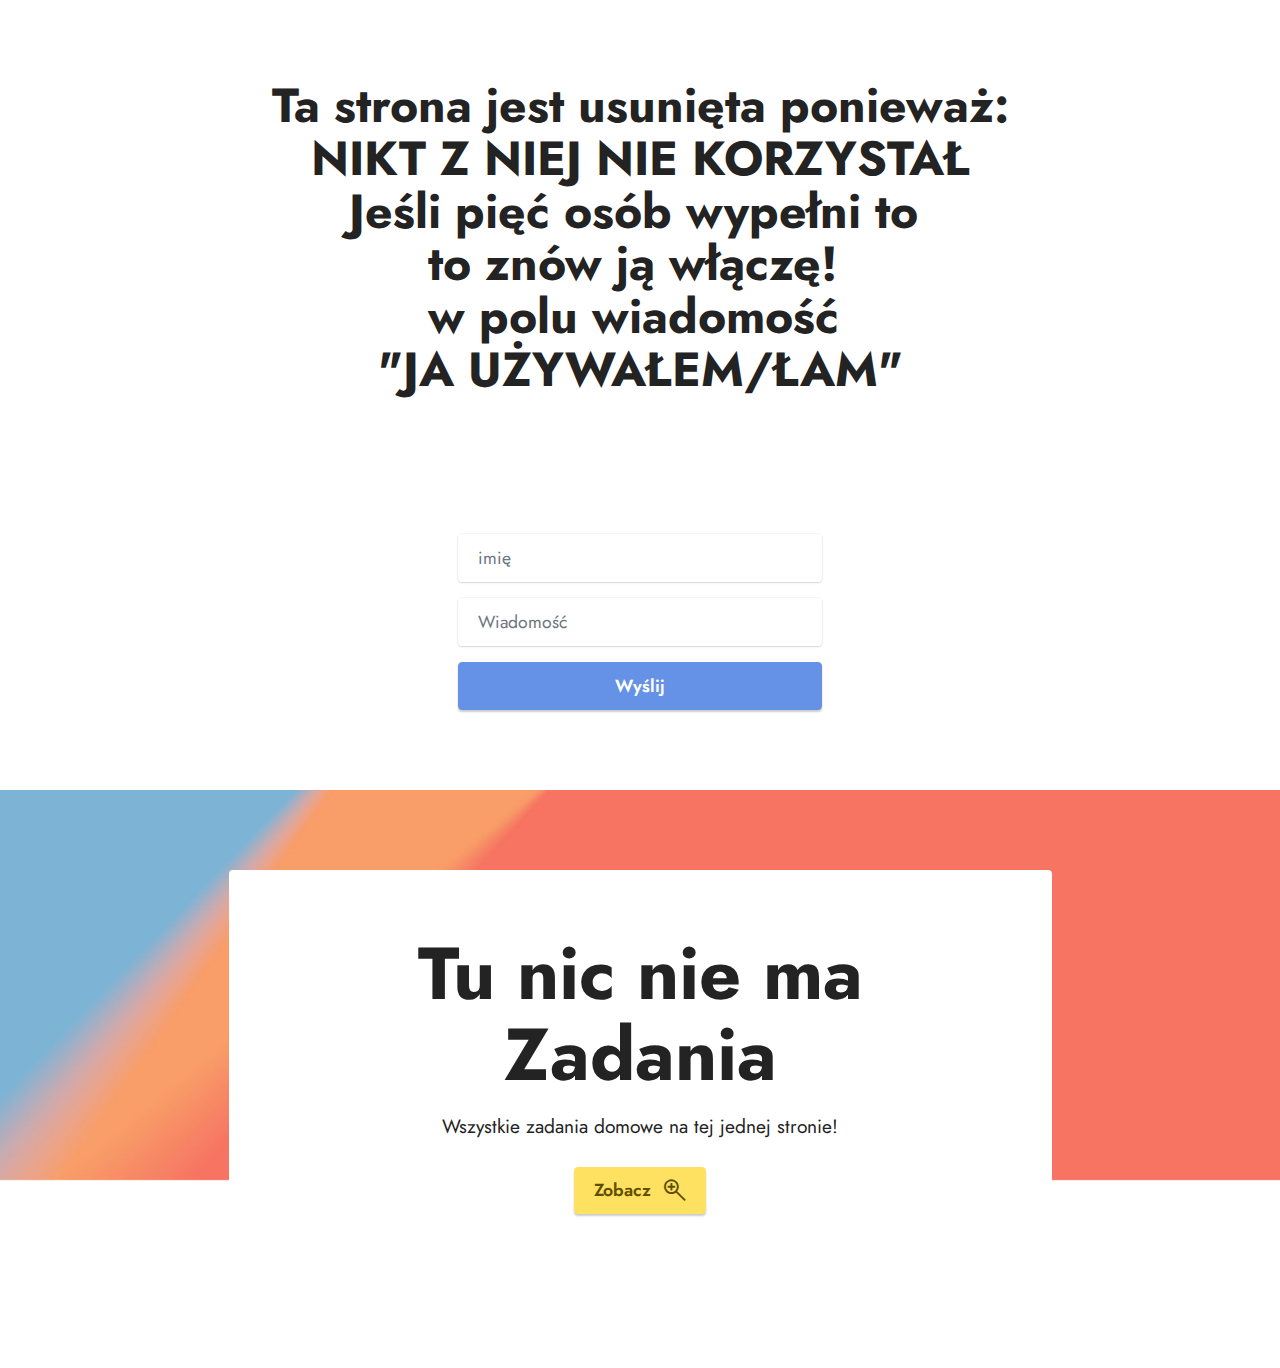
<file: index.html>
<!DOCTYPE html>
<html  >
<head>
  <!-- Site made with Mobirise Website Builder v5.6.13, https://mobirise.com -->
  <meta charset="UTF-8">
  <meta http-equiv="X-UA-Compatible" content="IE=edge">
  <meta name="generator" content="Mobirise v5.6.13, mobirise.com">
  <meta name="twitter:card" content="summary_large_image"/>
  <meta name="twitter:image:src" content="">
  <meta property="og:image" content="">
  <meta name="twitter:title" content="Dom">
  <meta name="viewport" content="width=device-width, initial-scale=1, minimum-scale=1">
  <link rel="shortcut icon" href="assets/images/logo5.png" type="image/x-icon">
  <meta name="description" content="">
  
  
  <title>Dom</title>
  <link rel="stylesheet" href="assets/web/assets/mobirise-icons2/mobirise2.css">
  <link rel="stylesheet" href="assets/bootstrap/css/bootstrap.min.css">
  <link rel="stylesheet" href="assets/bootstrap/css/bootstrap-grid.min.css">
  <link rel="stylesheet" href="assets/bootstrap/css/bootstrap-reboot.min.css">
  <link rel="stylesheet" href="assets/parallax/jarallax.css">
  <link rel="stylesheet" href="assets/theme/css/style.css">
  <link rel="preload" href="https://fonts.googleapis.com/css?family=Jost:100,200,300,400,500,600,700,800,900,100i,200i,300i,400i,500i,600i,700i,800i,900i&display=swap" as="style" onload="this.onload=null;this.rel='stylesheet'">
  <noscript><link rel="stylesheet" href="https://fonts.googleapis.com/css?family=Jost:100,200,300,400,500,600,700,800,900,100i,200i,300i,400i,500i,600i,700i,800i,900i&display=swap"></noscript>
  <link rel="preload" as="style" href="assets/mobirise/css/mbr-additional.css"><link rel="stylesheet" href="assets/mobirise/css/mbr-additional.css" type="text/css">
  
  
  
  
</head>
<body>
  
  <section data-bs-version="5.1" class="form6 cid-tjj75D1ckh" id="form6-c">
    
    
    <div class="container">
        <div class="mbr-section-head">
            <h3 class="mbr-section-title mbr-fonts-style align-center mb-0 display-2"><strong>Ta strona jest usunięta ponieważ:</strong><br><strong>NIKT Z NIEJ NIE KORZYSTAŁ</strong><br><strong>Jeśli pięć osób wypełni to&nbsp;</strong><br><strong>to znów ją włączę!&nbsp;</strong><br><strong>w polu wiadomość&nbsp;</strong><br><strong>"JA UŻYWAŁEM/ŁAM"<br></strong><br><strong><br></strong></h3>
            
        </div>
        <div class="row justify-content-center mt-4">
            <div class="col-lg-8 mx-auto mbr-form" data-form-type="formoid">
                <form action="https://mobirise.eu/" method="POST" class="mbr-form form-with-styler mx-auto" data-form-title="Form Name"><input type="hidden" name="email" data-form-email="true" value="j3sBw2T3OncoqcyfDr4sTdCi//zIk1ngQ9h6y9lx/H/b0raG/Z+JZaVB3yxLPp2I3dsVVWc+9jsfhpbUNOEZNvSJ4MFTbrLwng0n7hzFKK0Yoe5QTzTsIYgOiTABHBTl">
                    <div class="row">
                        <div hidden="hidden" data-form-alert="" class="alert alert-success col-12">Dzięki :)</div>
                        <div hidden="hidden" data-form-alert-danger="" class="alert alert-danger col-12">
                            Oops...! some problem!
                        </div>
                    </div>
                    <div class="dragArea row">
                        <div class="col-lg-12 col-md-12 col-sm-12 form-group mb-3" data-for="name">
                            <input type="text" name="name" placeholder="imię" data-form-field="name" class="form-control" value="" id="name-form6-c">
                        </div>
                        
                        <div data-for="phone" class="col-lg-12 col-md-12 col-sm-12 form-group mb-3">
                            <input type="tel" name="phone" placeholder="Wiadomość" data-form-field="phone" class="form-control" value="" id="phone-form6-c">
                        </div>
                        <div class="col-auto mbr-section-btn align-center"><button type="submit" class="btn btn-primary display-4">Wyślij</button></div>
                    </div>
                </form>
            </div>
        </div>
    </div>
</section>

<section data-bs-version="5.1" class="header12 cid-tiPOQmbuoR mbr-parallax-background" id="header12-5">

    

    
    <div class="mbr-overlay" style="opacity: 0.3; background-color: rgb(255, 255, 255);">
    </div>
    <div class="container">
        <div class="row justify-content-center">
            <div class="card col-12 col-md-12 col-lg-9">
                <div class="card-wrapper">
                    <div class="card-box align-center">
                        <h1 class="card-title mbr-fonts-style mb-3 display-1">
                            <strong>Tu nic nie ma</strong><br><strong>Zadania</strong></h1>
                        <p class="mbr-text mbr-fonts-style display-7">Wszystkie zadania domowe na tej jednej stronie!</p>
                        <div class="mbr-section-btn mt-3"><a class="btn btn-warning display-4" href="index.html"><span class="mobi-mbri mobi-mbri-zoom-in mbr-iconfont mbr-iconfont-btn"></span>Zobacz&nbsp;</a></div>
                    </div>
                </div>
            </div>
        </div>
    </div>
</section><section id="hide-footer" class="display-7" style="padding: 0;align-items: center;justify-content: center;flex-wrap: wrap;    align-content: center;display: flex;position: relative;height: 4rem;"><a href="https://mobiri.se/2879419" style="flex: 1 1;height: 4rem;position: absolute;width: 100%;z-index: 1;"><img alt="" style="height: 4rem;" src="[data-uri]"></a><p style="margin: 0;text-align: center;" class="display-7">Built with Mobirise &#8204;</p><a style="z-index:1" href="https://mobirise.com/website-maker.html">Free Web Site Maker</a></section><script src="assets/bootstrap/js/bootstrap.bundle.min.js"></script>  <script src="assets/parallax/jarallax.js"></script>  <script src="assets/smoothscroll/smooth-scroll.js"></script>  <script src="assets/ytplayer/index.js"></script>  <script src="assets/theme/js/script.js"></script>  <script src="assets/formoid/formoid.min.js"></script>  
  
<style>
#hide-footer{display: none !important;}
</style>
  
</body>
</html>
</file>
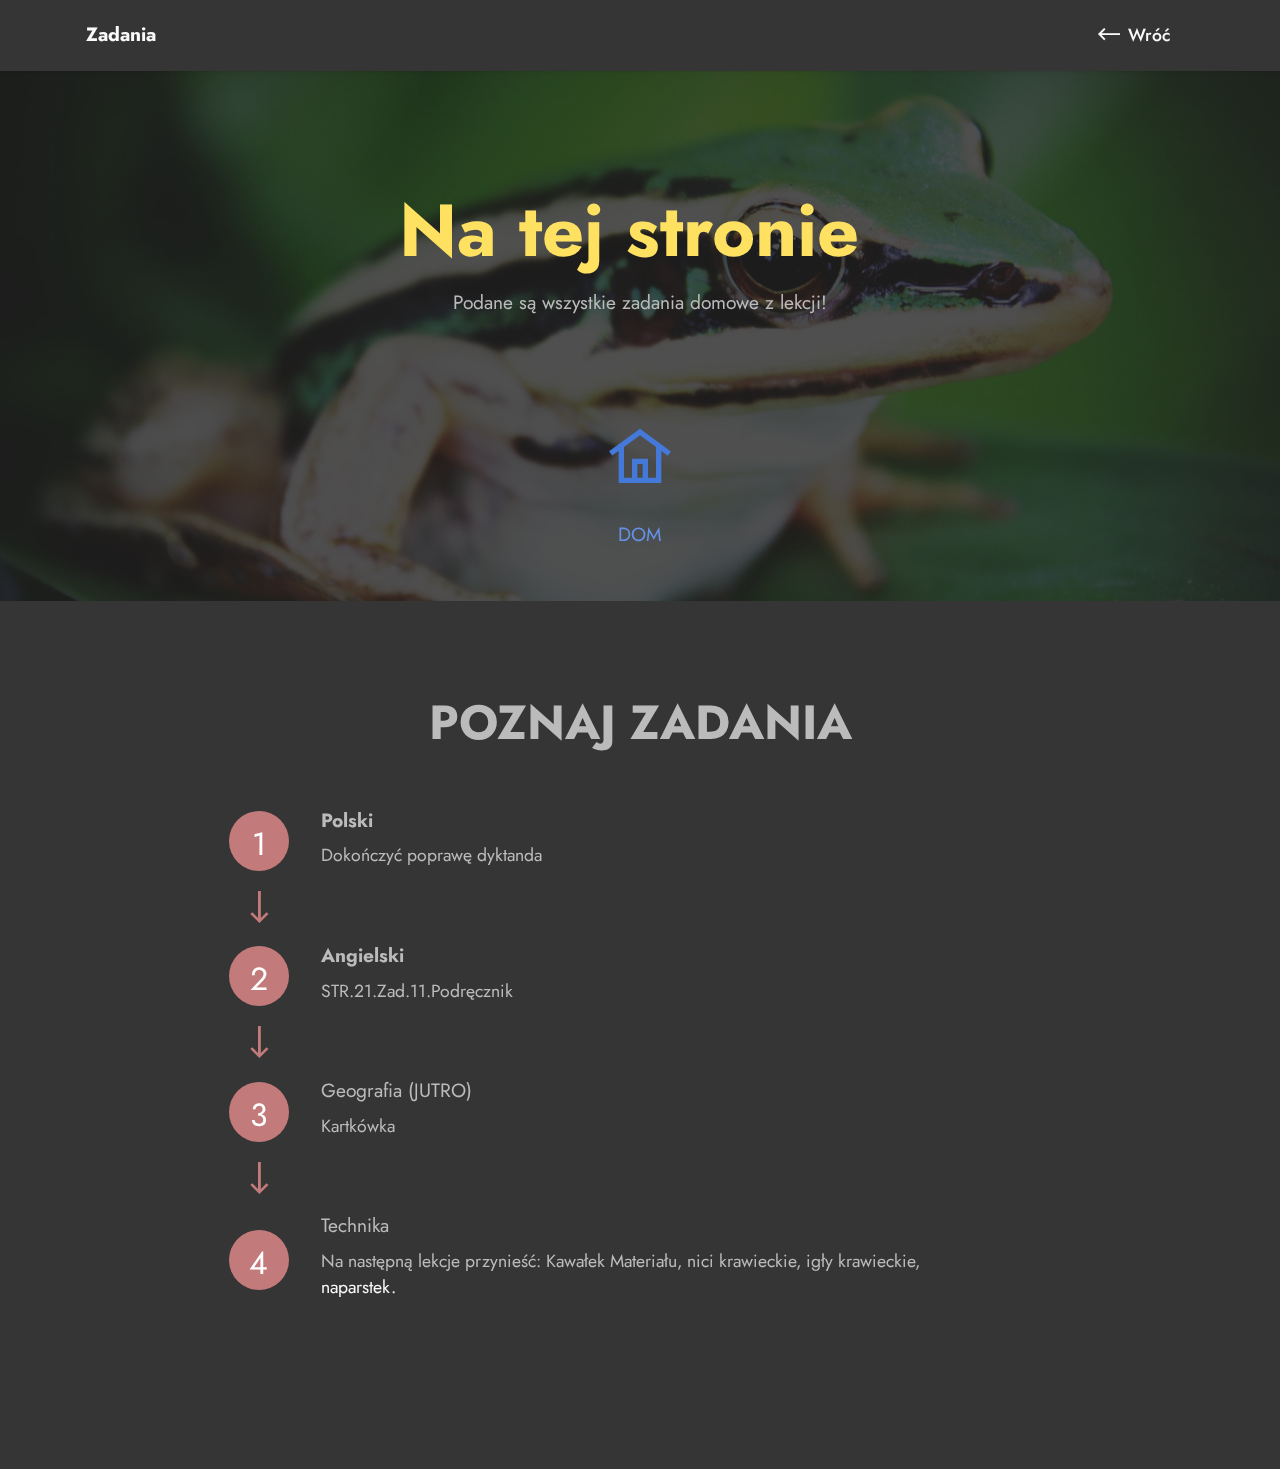
<file: Zad.html>
<!DOCTYPE html>
<html  >
<head>
  <!-- Site made with Mobirise Website Builder v5.6.13, https://mobirise.com -->
  <meta charset="UTF-8">
  <meta http-equiv="X-UA-Compatible" content="IE=edge">
  <meta name="generator" content="Mobirise v5.6.13, mobirise.com">
  <meta name="twitter:card" content="summary_large_image"/>
  <meta name="twitter:image:src" content="">
  <meta property="og:image" content="">
  <meta name="twitter:title" content="Zadania">
  <meta name="viewport" content="width=device-width, initial-scale=1, minimum-scale=1">
  <link rel="shortcut icon" href="assets/images/logo5.png" type="image/x-icon">
  <meta name="description" content="">
  
  
  <title>Zadania</title>
  <link rel="stylesheet" href="assets/web/assets/mobirise-icons2/mobirise2.css">
  <link rel="stylesheet" href="assets/bootstrap/css/bootstrap.min.css">
  <link rel="stylesheet" href="assets/bootstrap/css/bootstrap-grid.min.css">
  <link rel="stylesheet" href="assets/bootstrap/css/bootstrap-reboot.min.css">
  <link rel="stylesheet" href="assets/parallax/jarallax.css">
  <link rel="stylesheet" href="assets/dropdown/css/style.css">
  <link rel="stylesheet" href="assets/socicon/css/styles.css">
  <link rel="stylesheet" href="assets/theme/css/style.css">
  <link rel="preload" href="https://fonts.googleapis.com/css?family=Jost:100,200,300,400,500,600,700,800,900,100i,200i,300i,400i,500i,600i,700i,800i,900i&display=swap" as="style" onload="this.onload=null;this.rel='stylesheet'">
  <noscript><link rel="stylesheet" href="https://fonts.googleapis.com/css?family=Jost:100,200,300,400,500,600,700,800,900,100i,200i,300i,400i,500i,600i,700i,800i,900i&display=swap"></noscript>
  <link rel="preload" as="style" href="assets/mobirise/css/mbr-additional.css"><link rel="stylesheet" href="assets/mobirise/css/mbr-additional.css" type="text/css">
  
  
  
  
</head>
<body>
  
  <section data-bs-version="5.1" class="menu menu1 cid-sFGzlAXw3z" once="menu" id="menu1-2">
    

    <nav class="navbar navbar-dropdown navbar-expand-lg">
        <div class="container">
            <div class="navbar-brand">
                
                <span class="navbar-caption-wrap"><a class="navbar-caption text-white text-primary display-7" href="Zad.html">Zadania</a></span>
            </div>
            <button class="navbar-toggler" type="button" data-toggle="collapse" data-bs-toggle="collapse" data-target="#navbarSupportedContent" data-bs-target="#navbarSupportedContent" aria-controls="navbarNavAltMarkup" aria-expanded="false" aria-label="Toggle navigation">
                <div class="hamburger">
                    <span></span>
                    <span></span>
                    <span></span>
                    <span></span>
                </div>
            </button>
            <div class="collapse navbar-collapse" id="navbarSupportedContent">
                <ul class="navbar-nav nav-dropdown nav-right" data-app-modern-menu="true"><li class="nav-item"><a class="nav-link link text-white text-primary display-4" href="index.html"><span class="mobi-mbri mobi-mbri-left mbr-iconfont mbr-iconfont-btn"></span>Wróć</a></li></ul>
                
                
            </div>
        </div>
    </nav>
</section>

<section data-bs-version="5.1" class="header19 cid-sFGzrhlvIh mbr-parallax-background" id="header19-3">

    

    <div class="mbr-overlay" style="opacity: 0.8; background-color: rgb(35, 35, 35);">
    </div>

    <div class="container">
        <div class="media-container">
            <div class="col-md-12 col-lg-10 m-auto align-center">
                <h1 class="mbr-section-title mbr-white mbr-fonts-style mb-3 display-1"><strong>Na tej stronie&nbsp;</strong></h1>
                <p class="mbr-text mbr-white mbr-fonts-style display-7">
                    Podane są wszystkie zadania domowe z lekcji!<br></p>
                

                <div class="row pt-5 justify-content-center">
                    <div class="col-12 col-md-6 col-lg-3">
                        <div class="card-wrapper">
                            <div class="card-box align-center">
                                <span class="mbr-iconfont mobi-mbri-home mobi-mbri" style="color: rgb(68, 121, 217); fill: rgb(68, 121, 217);"></span>
                                <h4 class="card-title align-center mbr-black mbr-fonts-style display-7"><strong><a href="index.html" class="text-primary">DOM</a></strong></h4>
                            </div>
                        </div>
                    </div>
                    
                    
                    
                </div>
            </div>
        </div>
    </div>
</section>

<section data-bs-version="5.1" class="features19 cid-sFGBbGYuTc" id="features20-4">

    
    
    <div class="container">
        <div class="row justify-content-center">
            <div class="col-md-12 col-lg-10">
                <div class="card-wrapper pb-4">
                    <div class="card-box align-center">
                        <h4 class="card-title mbr-fonts-style mb-4 display-2"><strong>POZNAJ ZADANIA</strong></h4>
                        <p class="mbr-text mbr-fonts-style mb-4 display-7"></p>
                        
                    </div>
                </div>
            </div>
            <div class="col-12 col-md-9">
                <div class="item mbr-flex">
                    <div class="icon-box">
                        <span class="step-number mbr-fonts-style display-5">1</span>
                    </div>
                    <div class="text-box">
                        <h4 class="icon-title card-title mbr-black mbr-fonts-style display-7"><strong>Polski</strong></h4>
                        <h5 class="icon-text mbr-black mbr-fonts-style display-4">Dokończyć poprawę dyktanda<br></h5>
                    </div>
                </div>
                <div class="item mbr-flex">
                    <div class="icon-box">
                        <span class="step-number mbr-fonts-style display-5">2</span>
                    </div>
                    <div class="text-box">
                        <h4 class="icon-title card-title mbr-black mbr-fonts-style display-7"><strong>Angielski</strong></h4>
                        <h5 class="icon-text mbr-black mbr-fonts-style display-4">STR.21.Zad.11.Podręcznik</h5>
                    </div>
                </div>
                <div class="item mbr-flex">
                    <div class="icon-box">
                        <span class="step-number mbr-fonts-style display-5">3</span>
                    </div>
                    <div class="text-box">
                        <h4 class="icon-title card-title mbr-black mbr-fonts-style display-7">Geografia (JUTRO)</h4>
                        <h5 class="icon-text mbr-black mbr-fonts-style display-4">Kartkówka</h5>
                    </div>
                </div>
                <div class="item mbr-flex last">
                    <div class="icon-box">
                        <span class="step-number mbr-fonts-style display-5">4</span>
                    </div>
                    <div class="text-box">
                        <h4 class="icon-title card-title mbr-black mbr-fonts-style display-7">Technika</h4>
                        <h5 class="icon-text mbr-black mbr-fonts-style display-4">Na następną lekcje przynieść: Kawałek Materiału, nici krawieckie, igły krawieckie,<br><strong><a href="https://b.allegroimg.com/s512/01da26/338ea8404cb084709f82ff7d472b/NAPARSTEK-SREDNI-16-mm-NAPARSTKI-do-HAFTOWANIA-Rozmiar-M" class="text-white text-primary" target="_blank">naparstek.</a></strong></h5>
                    </div>
                </div>
                
                
                
                
                
                
            </div>
        </div>
    </div>
</section><section id="hide-footer" class="display-7" style="padding: 0;align-items: center;justify-content: center;flex-wrap: wrap;    align-content: center;display: flex;position: relative;height: 4rem;"><a href="https://mobiri.se/2879419" style="flex: 1 1;height: 4rem;position: absolute;width: 100%;z-index: 1;"><img alt="" style="height: 4rem;" src="[data-uri]"></a><p style="margin: 0;text-align: center;" class="display-7">Made with &#8204;</p><a style="z-index:1" href="https://mobirise.com">Mobirise </a></section><script src="assets/bootstrap/js/bootstrap.bundle.min.js"></script>  <script src="assets/parallax/jarallax.js"></script>  <script src="assets/smoothscroll/smooth-scroll.js"></script>  <script src="assets/ytplayer/index.js"></script>  <script src="assets/dropdown/js/navbar-dropdown.js"></script>  <script src="assets/vimeoplayer/player.js"></script>  <script src="assets/theme/js/script.js"></script>  
  
<style>
#hide-footer{display: none !important;}
</style>  

</body>
</html>
</file>
<file: assets/web/assets/mobirise-icons2/mobirise2.css>
@font-face {
  font-family: 'Moririse2';
  font-display: swap;
  src:  url('mobirise2.eot?f2bix4');
  src:  url('mobirise2.eot?f2bix4#iefix') format('embedded-opentype'),
    url('mobirise2.ttf?f2bix4') format('truetype'),
    url('mobirise2.woff?f2bix4') format('woff'),
    url('mobirise2.svg?f2bix4#mobirise2') format('svg');
  font-weight: normal;
  font-style: normal;
}

[class^="mobi-"], [class*=" mobi-"] {
  /* use !important to prevent issues with browser extensions that change fonts */
  font-family: 'Moririse2' !important;
  speak: none;
  font-style: normal;
  font-weight: normal;
  font-variant: normal;
  text-transform: none;
  line-height: 1;

  /* Better Font Rendering =========== */
  -webkit-font-smoothing: antialiased;
  -moz-osx-font-smoothing: grayscale;
}

.mobi-mbri-add-submenu:before {
  content: "\e900";
}
.mobi-mbri-alert:before {
  content: "\e901";
}
.mobi-mbri-align-center:before {
  content: "\e902";
}
.mobi-mbri-align-justify:before {
  content: "\e903";
}
.mobi-mbri-align-left:before {
  content: "\e904";
}
.mobi-mbri-align-right:before {
  content: "\e905";
}
.mobi-mbri-android:before {
  content: "\e906";
}
.mobi-mbri-apple:before {
  content: "\e907";
}
.mobi-mbri-arrow-down:before {
  content: "\e908";
}
.mobi-mbri-arrow-next:before {
  content: "\e909";
}
.mobi-mbri-arrow-prev:before {
  content: "\e90a";
}
.mobi-mbri-arrow-up:before {
  content: "\e90b";
}
.mobi-mbri-bold:before {
  content: "\e90c";
}
.mobi-mbri-bookmark:before {
  content: "\e90d";
}
.mobi-mbri-bootstrap:before {
  content: "\e90e";
}
.mobi-mbri-briefcase:before {
  content: "\e90f";
}
.mobi-mbri-browse:before {
  content: "\e910";
}
.mobi-mbri-bulleted-list:before {
  content: "\e911";
}
.mobi-mbri-calendar:before {
  content: "\e912";
}
.mobi-mbri-camera:before {
  content: "\e913";
}
.mobi-mbri-cart-add:before {
  content: "\e914";
}
.mobi-mbri-cart-full:before {
  content: "\e915";
}
.mobi-mbri-cash:before {
  content: "\e916";
}
.mobi-mbri-change-style:before {
  content: "\e917";
}
.mobi-mbri-chat:before {
  content: "\e918";
}
.mobi-mbri-clock:before {
  content: "\e919";
}
.mobi-mbri-close:before {
  content: "\e91a";
}
.mobi-mbri-cloud:before {
  content: "\e91b";
}
.mobi-mbri-code:before {
  content: "\e91c";
}
.mobi-mbri-contact-form:before {
  content: "\e91d";
}
.mobi-mbri-credit-card:before {
  content: "\e91e";
}
.mobi-mbri-cursor-click:before {
  content: "\e91f";
}
.mobi-mbri-cust-feedback:before {
  content: "\e920";
}
.mobi-mbri-database:before {
  content: "\e921";
}
.mobi-mbri-delivery:before {
  content: "\e922";
}
.mobi-mbri-desktop:before {
  content: "\e923";
}
.mobi-mbri-devices:before {
  content: "\e924";
}
.mobi-mbri-down:before {
  content: "\e925";
}
.mobi-mbri-download-2:before {
  content: "\e926";
}
.mobi-mbri-download:before {
  content: "\e927";
}
.mobi-mbri-drag-n-drop-2:before {
  content: "\e928";
}
.mobi-mbri-drag-n-drop:before {
  content: "\e929";
}
.mobi-mbri-edit-2:before {
  content: "\e92a";
}
.mobi-mbri-edit:before {
  content: "\e92b";
}
.mobi-mbri-error:before {
  content: "\e92c";
}
.mobi-mbri-extension:before {
  content: "\e92d";
}
.mobi-mbri-features:before {
  content: "\e92e";
}
.mobi-mbri-file:before {
  content: "\e92f";
}
.mobi-mbri-flag:before {
  content: "\e930";
}
.mobi-mbri-folder:before {
  content: "\e931";
}
.mobi-mbri-gift:before {
  content: "\e932";
}
.mobi-mbri-github:before {
  content: "\e933";
}
.mobi-mbri-globe-2:before {
  content: "\e934";
}
.mobi-mbri-globe:before {
  content: "\e935";
}
.mobi-mbri-growing-chart:before {
  content: "\e936";
}
.mobi-mbri-hearth:before {
  content: "\e937";
}
.mobi-mbri-help:before {
  content: "\e938";
}
.mobi-mbri-home:before {
  content: "\e939";
}
.mobi-mbri-hot-cup:before {
  content: "\e93a";
}
.mobi-mbri-idea:before {
  content: "\e93b";
}
.mobi-mbri-image-gallery:before {
  content: "\e93c";
}
.mobi-mbri-image-slider:before {
  content: "\e93d";
}
.mobi-mbri-info:before {
  content: "\e93e";
}
.mobi-mbri-italic:before {
  content: "\e93f";
}
.mobi-mbri-key:before {
  content: "\e940";
}
.mobi-mbri-laptop:before {
  content: "\e941";
}
.mobi-mbri-layers:before {
  content: "\e942";
}
.mobi-mbri-left-right:before {
  content: "\e943";
}
.mobi-mbri-left:before {
  content: "\e944";
}
.mobi-mbri-letter:before {
  content: "\e945";
}
.mobi-mbri-like:before {
  content: "\e946";
}
.mobi-mbri-link:before {
  content: "\e947";
}
.mobi-mbri-lock:before {
  content: "\e948";
}
.mobi-mbri-login:before {
  content: "\e949";
}
.mobi-mbri-logout:before {
  content: "\e94a";
}
.mobi-mbri-magic-stick:before {
  content: "\e94b";
}
.mobi-mbri-map-pin:before {
  content: "\e94c";
}
.mobi-mbri-menu:before {
  content: "\e94d";
}
.mobi-mbri-mobile-2:before {
  content: "\e94e";
}
.mobi-mbri-mobile-horizontal:before {
  content: "\e94f";
}
.mobi-mbri-mobile:before {
  content: "\e950";
}
.mobi-mbri-mobirise:before {
  content: "\e951";
}
.mobi-mbri-more-horizontal:before {
  content: "\e952";
}
.mobi-mbri-more-vertical:before {
  content: "\e953";
}
.mobi-mbri-music:before {
  content: "\e954";
}
.mobi-mbri-new-file:before {
  content: "\e955";
}
.mobi-mbri-numbered-list:before {
  content: "\e956";
}
.mobi-mbri-opened-folder:before {
  content: "\e957";
}
.mobi-mbri-pages:before {
  content: "\e958";
}
.mobi-mbri-paper-plane:before {
  content: "\e959";
}
.mobi-mbri-paperclip:before {
  content: "\e95a";
}
.mobi-mbri-phone:before {
  content: "\e95b";
}
.mobi-mbri-photo:before {
  content: "\e95c";
}
.mobi-mbri-photos:before {
  content: "\e95d";
}
.mobi-mbri-pin:before {
  content: "\e95e";
}
.mobi-mbri-play:before {
  content: "\e95f";
}
.mobi-mbri-plus:before {
  content: "\e960";
}
.mobi-mbri-preview:before {
  content: "\e961";
}
.mobi-mbri-print:before {
  content: "\e962";
}
.mobi-mbri-protect:before {
  content: "\e963";
}
.mobi-mbri-question:before {
  content: "\e964";
}
.mobi-mbri-quote-left:before {
  content: "\e965";
}
.mobi-mbri-quote-right:before {
  content: "\e966";
}
.mobi-mbri-redo:before {
  content: "\e967";
}
.mobi-mbri-refresh:before {
  content: "\e968";
}
.mobi-mbri-responsive-2:before {
  content: "\e969";
}
.mobi-mbri-responsive:before {
  content: "\e96a";
}
.mobi-mbri-right:before {
  content: "\e96b";
}
.mobi-mbri-rocket:before {
  content: "\e96c";
}
.mobi-mbri-sad-face:before {
  content: "\e96d";
}
.mobi-mbri-sale:before {
  content: "\e96e";
}
.mobi-mbri-save:before {
  content: "\e96f";
}
.mobi-mbri-search:before {
  content: "\e970";
}
.mobi-mbri-setting-2:before {
  content: "\e971";
}
.mobi-mbri-setting-3:before {
  content: "\e972";
}
.mobi-mbri-setting:before {
  content: "\e973";
}
.mobi-mbri-share:before {
  content: "\e974";
}
.mobi-mbri-shopping-bag:before {
  content: "\e975";
}
.mobi-mbri-shopping-basket:before {
  content: "\e976";
}
.mobi-mbri-shopping-cart:before {
  content: "\e977";
}
.mobi-mbri-sites:before {
  content: "\e978";
}
.mobi-mbri-smile-face:before {
  content: "\e979";
}
.mobi-mbri-speed:before {
  content: "\e97a";
}
.mobi-mbri-star:before {
  content: "\e97b";
}
.mobi-mbri-success:before {
  content: "\e97c";
}
.mobi-mbri-sun:before {
  content: "\e97d";
}
.mobi-mbri-sun2:before {
  content: "\e97e";
}
.mobi-mbri-tablet-vertical:before {
  content: "\e97f";
}
.mobi-mbri-tablet:before {
  content: "\e980";
}
.mobi-mbri-target:before {
  content: "\e981";
}
.mobi-mbri-timer:before {
  content: "\e982";
}
.mobi-mbri-to-ftp:before {
  content: "\e983";
}
.mobi-mbri-to-local-drive:before {
  content: "\e984";
}
.mobi-mbri-touch-swipe:before {
  content: "\e985";
}
.mobi-mbri-touch:before {
  content: "\e986";
}
.mobi-mbri-trash:before {
  content: "\e987";
}
.mobi-mbri-underline:before {
  content: "\e988";
}
.mobi-mbri-undo:before {
  content: "\e989";
}
.mobi-mbri-unlink:before {
  content: "\e98a";
}
.mobi-mbri-unlock:before {
  content: "\e98b";
}
.mobi-mbri-up-down:before {
  content: "\e98c";
}
.mobi-mbri-up:before {
  content: "\e98d";
}
.mobi-mbri-update:before {
  content: "\e98e";
}
.mobi-mbri-upload-2:before {
  content: "\e98f";
}
.mobi-mbri-upload:before {
  content: "\e990";
}
.mobi-mbri-user-2:before {
  content: "\e991";
}
.mobi-mbri-user:before {
  content: "\e992";
}
.mobi-mbri-users:before {
  content: "\e993";
}
.mobi-mbri-video-play:before {
  content: "\e994";
}
.mobi-mbri-video:before {
  content: "\e995";
}
.mobi-mbri-watch:before {
  content: "\e996";
}
.mobi-mbri-website-theme-2:before {
  content: "\e997";
}
.mobi-mbri-website-theme:before {
  content: "\e998";
}
.mobi-mbri-wifi:before {
  content: "\e999";
}
.mobi-mbri-windows:before {
  content: "\e99a";
}
.mobi-mbri-zoom-in:before {
  content: "\e99b";
}
.mobi-mbri-zoom-out:before {
  content: "\e99c";
}
</file>
<file: assets/parallax/jarallax.css>
.jarallax {
    position: relative;
    z-index: 0;
}
.jarallax > .jarallax-img {
    position: absolute;
    object-fit: cover;
    /* support for plugin https://github.com/bfred-it/object-fit-images */
    font-family: 'object-fit: cover;';
    top: 0;
    left: 0;
    width: 100%;
    height: 100%;
    z-index: -1;
}
</file>
<file: assets/theme/css/style.css>
@charset "UTF-8";
section {
  background-color: #ffffff;
}

body {
  font-style: normal;
  line-height: 1.5;
  font-weight: 400;
  color: #232323;
  position: relative;
}

button {
  background-color: transparent;
  border-color: transparent;
}

section,
.container,
.container-fluid {
  position: relative;
  word-wrap: break-word;
}

a.mbr-iconfont:hover {
  text-decoration: none;
}

.article .lead p,
.article .lead ul,
.article .lead ol,
.article .lead pre,
.article .lead blockquote {
  margin-bottom: 0;
}

a {
  font-style: normal;
  font-weight: 400;
  cursor: pointer;
}
a, a:hover {
  text-decoration: none;
}

.mbr-section-title {
  font-style: normal;
  line-height: 1.3;
}

.mbr-section-subtitle {
  line-height: 1.3;
}

.mbr-text {
  font-style: normal;
  line-height: 1.7;
}

h1,
h2,
h3,
h4,
h5,
h6,
.display-1,
.display-2,
.display-4,
.display-5,
.display-7,
span,
p,
a {
  line-height: 1;
  word-break: break-word;
  word-wrap: break-word;
  font-weight: 400;
}

b,
strong {
  font-weight: bold;
}

input:-webkit-autofill, input:-webkit-autofill:hover, input:-webkit-autofill:focus, input:-webkit-autofill:active {
  transition-delay: 9999s;
  -webkit-transition-property: background-color, color;
  transition-property: background-color, color;
}

textarea[type=hidden] {
  display: none;
}

section {
  background-position: 50% 50%;
  background-repeat: no-repeat;
  background-size: cover;
}
section .mbr-background-video,
section .mbr-background-video-preview {
  position: absolute;
  bottom: 0;
  left: 0;
  right: 0;
  top: 0;
}

.hidden {
  visibility: hidden;
}

.mbr-z-index20 {
  z-index: 20;
}

/*! Base colors */
.mbr-white {
  color: #ffffff;
}

.mbr-black {
  color: #111111;
}

.mbr-bg-white {
  background-color: #ffffff;
}

.mbr-bg-black {
  background-color: #000000;
}

/*! Text-aligns */
.align-left {
  text-align: left;
}

.align-center {
  text-align: center;
}

.align-right {
  text-align: right;
}

/*! Font-weight  */
.mbr-light {
  font-weight: 300;
}

.mbr-regular {
  font-weight: 400;
}

.mbr-semibold {
  font-weight: 500;
}

.mbr-bold {
  font-weight: 700;
}

/*! Media  */
.media-content {
  flex-basis: 100%;
}

.media-container-row {
  display: flex;
  flex-direction: row;
  flex-wrap: wrap;
  justify-content: center;
  align-content: center;
  align-items: start;
}
.media-container-row .media-size-item {
  width: 400px;
}

.media-container-column {
  display: flex;
  flex-direction: column;
  flex-wrap: wrap;
  justify-content: center;
  align-content: center;
  align-items: stretch;
}
.media-container-column > * {
  width: 100%;
}

@media (min-width: 992px) {
  .media-container-row {
    flex-wrap: nowrap;
  }
}
figure {
  margin-bottom: 0;
  overflow: hidden;
}

figure[mbr-media-size] {
  transition: width 0.1s;
}

img,
iframe {
  display: block;
  width: 100%;
}

.card {
  background-color: transparent;
  border: none;
}

.card-box {
  width: 100%;
}

.card-img {
  text-align: center;
  flex-shrink: 0;
  -webkit-flex-shrink: 0;
}

.media {
  max-width: 100%;
  margin: 0 auto;
}

.mbr-figure {
  align-self: center;
}

.media-container > div {
  max-width: 100%;
}

.mbr-figure img,
.card-img img {
  width: 100%;
}

@media (max-width: 991px) {
  .media-size-item {
    width: auto !important;
  }

  .media {
    width: auto;
  }

  .mbr-figure {
    width: 100% !important;
  }
}
/*! Buttons */
.mbr-section-btn {
  margin-left: -0.6rem;
  margin-right: -0.6rem;
  font-size: 0;
}

.btn {
  font-weight: 600;
  border-width: 1px;
  font-style: normal;
  margin: 0.6rem 0.6rem;
  white-space: normal;
  transition: all 0.2s ease-in-out;
  display: inline-flex;
  align-items: center;
  justify-content: center;
  word-break: break-word;
}

.btn-sm {
  font-weight: 600;
  letter-spacing: 0px;
  transition: all 0.3s ease-in-out;
}

.btn-md {
  font-weight: 600;
  letter-spacing: 0px;
  transition: all 0.3s ease-in-out;
}

.btn-lg {
  font-weight: 600;
  letter-spacing: 0px;
  transition: all 0.3s ease-in-out;
}

.btn-form {
  margin: 0;
}
.btn-form:hover {
  cursor: pointer;
}

nav .mbr-section-btn {
  margin-left: 0rem;
  margin-right: 0rem;
}

/*! Btn icon margin */
.btn .mbr-iconfont,
.btn.btn-sm .mbr-iconfont {
  order: 1;
  cursor: pointer;
  margin-left: 0.5rem;
  vertical-align: sub;
}

.btn.btn-md .mbr-iconfont,
.btn.btn-md .mbr-iconfont {
  margin-left: 0.8rem;
}

.mbr-regular {
  font-weight: 400;
}

.mbr-semibold {
  font-weight: 500;
}

.mbr-bold {
  font-weight: 700;
}

[type=submit] {
  -webkit-appearance: none;
}

/*! Full-screen */
.mbr-fullscreen .mbr-overlay {
  min-height: 100vh;
}

.mbr-fullscreen {
  display: flex;
  display: -moz-flex;
  display: -ms-flex;
  display: -o-flex;
  align-items: center;
  min-height: 100vh;
  padding-top: 3rem;
  padding-bottom: 3rem;
}

/*! Map */
.map {
  height: 25rem;
  position: relative;
}
.map iframe {
  width: 100%;
  height: 100%;
}

/*! Scroll to top arrow */
.mbr-arrow-up {
  bottom: 25px;
  right: 90px;
  position: fixed;
  text-align: right;
  z-index: 5000;
  color: #ffffff;
  font-size: 22px;
}

.mbr-arrow-up a {
  background: rgba(0, 0, 0, 0.2);
  border-radius: 50%;
  color: #fff;
  display: inline-block;
  height: 60px;
  width: 60px;
  border: 2px solid #fff;
  outline-style: none !important;
  position: relative;
  text-decoration: none;
  transition: all 0.3s ease-in-out;
  cursor: pointer;
  text-align: center;
}
.mbr-arrow-up a:hover {
  background-color: rgba(0, 0, 0, 0.4);
}
.mbr-arrow-up a i {
  line-height: 60px;
}

.mbr-arrow-up-icon {
  display: block;
  color: #fff;
}

.mbr-arrow-up-icon::before {
  content: "›";
  display: inline-block;
  font-family: serif;
  font-size: 22px;
  line-height: 1;
  font-style: normal;
  position: relative;
  top: 6px;
  left: -4px;
  transform: rotate(-90deg);
}

/*! Arrow Down */
.mbr-arrow {
  position: absolute;
  bottom: 45px;
  left: 50%;
  width: 60px;
  height: 60px;
  cursor: pointer;
  background-color: rgba(80, 80, 80, 0.5);
  border-radius: 50%;
  transform: translateX(-50%);
}
@media (max-width: 767px) {
  .mbr-arrow {
    display: none;
  }
}
.mbr-arrow > a {
  display: inline-block;
  text-decoration: none;
  outline-style: none;
  -webkit-animation: arrowdown 1.7s ease-in-out infinite;
          animation: arrowdown 1.7s ease-in-out infinite;
  color: #ffffff;
}
.mbr-arrow > a > i {
  position: absolute;
  top: -2px;
  left: 15px;
  font-size: 2rem;
}

#scrollToTop a i::before {
  content: "";
  position: absolute;
  display: block;
  border-bottom: 2.5px solid #fff;
  border-left: 2.5px solid #fff;
  width: 27.8%;
  height: 27.8%;
  left: 50%;
  top: 51%;
  transform: translateY(-30%) translateX(-50%) rotate(135deg);
}

@keyframes arrowdown {
  0% {
    transform: translateY(0px);
  }
  50% {
    transform: translateY(-5px);
  }
  100% {
    transform: translateY(0px);
  }
}
@-webkit-keyframes arrowdown {
  0% {
    transform: translateY(0px);
  }
  50% {
    transform: translateY(-5px);
  }
  100% {
    transform: translateY(0px);
  }
}
@media (max-width: 500px) {
  .mbr-arrow-up {
    left: 0;
    right: 0;
    text-align: center;
  }
}
/*Gradients animation*/
@keyframes gradient-animation {
  from {
    background-position: 0% 100%;
    -webkit-animation-timing-function: ease-in-out;
            animation-timing-function: ease-in-out;
  }
  to {
    background-position: 100% 0%;
    -webkit-animation-timing-function: ease-in-out;
            animation-timing-function: ease-in-out;
  }
}
@-webkit-keyframes gradient-animation {
  from {
    background-position: 0% 100%;
    -webkit-animation-timing-function: ease-in-out;
            animation-timing-function: ease-in-out;
  }
  to {
    background-position: 100% 0%;
    -webkit-animation-timing-function: ease-in-out;
            animation-timing-function: ease-in-out;
  }
}
.bg-gradient {
  background-size: 200% 200%;
  animation: gradient-animation 5s infinite alternate;
  -webkit-animation: gradient-animation 5s infinite alternate;
}

.menu .navbar-brand {
  display: -webkit-flex;
}
.menu .navbar-brand span {
  display: flex;
  display: -webkit-flex;
}
.menu .navbar-brand .navbar-caption-wrap {
  display: -webkit-flex;
}
.menu .navbar-brand .navbar-logo img {
  display: -webkit-flex;
  width: auto;
}
@media (min-width: 768px) and (max-width: 991px) {
  .menu .navbar-toggleable-sm .navbar-nav {
    display: -ms-flexbox;
  }
}
@media (max-width: 991px) {
  .menu .navbar-collapse {
    max-height: 93.5vh;
  }
  .menu .navbar-collapse.show {
    overflow: auto;
  }
}
@media (min-width: 992px) {
  .menu .navbar-nav.nav-dropdown {
    display: -webkit-flex;
  }
  .menu .navbar-toggleable-sm .navbar-collapse {
    display: -webkit-flex !important;
  }
  .menu .collapsed .navbar-collapse {
    max-height: 93.5vh;
  }
  .menu .collapsed .navbar-collapse.show {
    overflow: auto;
  }
}
@media (max-width: 767px) {
  .menu .navbar-collapse {
    max-height: 80vh;
  }
}

.nav-link .mbr-iconfont {
  margin-right: 0.5rem;
}

.navbar {
  display: -webkit-flex;
  -webkit-flex-wrap: wrap;
  -webkit-align-items: center;
  -webkit-justify-content: space-between;
}

.navbar-collapse {
  -webkit-flex-basis: 100%;
  -webkit-flex-grow: 1;
  -webkit-align-items: center;
}

.nav-dropdown .link {
  padding: 0.667em 1.667em !important;
  margin: 0 !important;
}

.nav {
  display: -webkit-flex;
  -webkit-flex-wrap: wrap;
}

.row {
  display: -webkit-flex;
  -webkit-flex-wrap: wrap;
}

.justify-content-center {
  -webkit-justify-content: center;
}

.form-inline {
  display: -webkit-flex;
}

.card-wrapper {
  -webkit-flex: 1;
}

.carousel-control {
  z-index: 10;
  display: -webkit-flex;
}

.carousel-controls {
  display: -webkit-flex;
}

.media {
  display: -webkit-flex;
}

.form-group:focus {
  outline: none;
}

.jq-selectbox__select {
  padding: 7px 0;
  position: relative;
}

.jq-selectbox__dropdown {
  overflow: hidden;
  border-radius: 10px;
  position: absolute;
  top: 100%;
  left: 0 !important;
  width: 100% !important;
}

.jq-selectbox__trigger-arrow {
  right: 0;
  transform: translateY(-50%);
}

.jq-selectbox li {
  padding: 1.07em 0.5em;
}

input[type=range] {
  padding-left: 0 !important;
  padding-right: 0 !important;
}

.modal-dialog,
.modal-content {
  height: 100%;
}

.modal-dialog .carousel-inner {
  height: calc(100vh - 1.75rem);
}
@media (max-width: 575px) {
  .modal-dialog .carousel-inner {
    height: calc(100vh - 1rem);
  }
}

.carousel-item {
  text-align: center;
}

.carousel-item img {
  margin: auto;
}

.navbar-toggler {
  align-self: flex-start;
  padding: 0.25rem 0.75rem;
  font-size: 1.25rem;
  line-height: 1;
  background: transparent;
  border: 1px solid transparent;
  border-radius: 0.25rem;
}

.navbar-toggler:focus,
.navbar-toggler:hover {
  text-decoration: none;
  box-shadow: none;
}

.navbar-toggler-icon {
  display: inline-block;
  width: 1.5em;
  height: 1.5em;
  vertical-align: middle;
  content: "";
  background: no-repeat center center;
  background-size: 100% 100%;
}

.navbar-toggler-left {
  position: absolute;
  left: 1rem;
}

.navbar-toggler-right {
  position: absolute;
  right: 1rem;
}

.card-img {
  width: auto;
}

.menu .navbar.collapsed:not(.beta-menu) {
  flex-direction: column;
}

.carousel-item.active,
.carousel-item-next,
.carousel-item-prev {
  display: flex;
}

.note-air-layout .dropup .dropdown-menu,
.note-air-layout .navbar-fixed-bottom .dropdown .dropdown-menu {
  bottom: initial !important;
}

html,
body {
  height: auto;
  min-height: 100vh;
}

.dropup .dropdown-toggle::after {
  display: none;
}

.form-asterisk {
  font-family: initial;
  position: absolute;
  top: -2px;
  font-weight: normal;
}

.form-control-label {
  position: relative;
  cursor: pointer;
  margin-bottom: 0.357em;
  padding: 0;
}

.alert {
  color: #ffffff;
  border-radius: 0;
  border: 0;
  font-size: 1.1rem;
  line-height: 1.5;
  margin-bottom: 1.875rem;
  padding: 1.25rem;
  position: relative;
  text-align: center;
}
.alert.alert-form::after {
  background-color: inherit;
  bottom: -7px;
  content: "";
  display: block;
  height: 14px;
  left: 50%;
  margin-left: -7px;
  position: absolute;
  transform: rotate(45deg);
  width: 14px;
}

.form-control {
  background-color: #ffffff;
  background-clip: border-box;
  color: #232323;
  line-height: 1rem !important;
  height: auto;
  padding: 0.6rem 1.2rem;
  transition: border-color 0.25s ease 0s;
  border: 1px solid transparent !important;
  border-radius: 4px;
  box-shadow: rgba(0, 0, 0, 0.07) 0px 1px 1px 0px, rgba(0, 0, 0, 0.07) 0px 1px 3px 0px, rgba(0, 0, 0, 0.03) 0px 0px 0px 1px;
}
.form-active .form-control:invalid {
  border-color: red;
}

form .row {
  margin-left: -0.6rem;
  margin-right: -0.6rem;
}
form .row [class*=col] {
  padding-left: 0.6rem;
  padding-right: 0.6rem;
}

form .mbr-section-btn {
  margin: 0;
  padding-left: 0.6rem;
  padding-right: 0.6rem;
}

form .btn {
  display: flex;
  padding: 0.6rem 1.2rem;
  margin: 0;
}

form .form-check-input {
  margin-top: 0.5;
}

textarea.form-control {
  line-height: 1.5rem !important;
}

.form-group {
  margin-bottom: 1.2rem;
}

.form-control,
form .btn {
  min-height: 48px;
}

.gdpr-block label span.textGDPR input[name=gdpr] {
  top: 7px;
}

.form-control:focus {
  box-shadow: none;
}

:focus {
  outline: none;
}

.mbr-overlay {
  background-color: #000;
  bottom: 0;
  left: 0;
  opacity: 0.5;
  position: absolute;
  right: 0;
  top: 0;
  z-index: 0;
  pointer-events: none;
}

blockquote {
  font-style: italic;
  padding: 3rem;
  font-size: 1.09rem;
  position: relative;
  border-left: 3px solid;
}

ul,
ol,
pre,
blockquote {
  margin-bottom: 2.3125rem;
}

.mt-4 {
  margin-top: 2rem !important;
}

.mb-4 {
  margin-bottom: 2rem !important;
}

@media (min-width: 992px) {
  .container {
    padding-left: 16px;
    padding-right: 16px;
  }

  .row {
    margin-left: -16px;
    margin-right: -16px;
  }
  .row > [class*=col] {
    padding-left: 16px;
    padding-right: 16px;
  }
}
@media (min-width: 768px) {
  .container-fluid {
    padding-left: 32px;
    padding-right: 32px;
  }
}
@media (min-width: 768px) and (max-width: 991px) {
  .mbr-container {
    padding-left: 32px;
    padding-right: 32px;
  }
}
@media (max-width: 767px) {
  .mbr-container {
    padding-left: 16px;
    padding-right: 16px;
  }
}
.card-wrapper,
.item-wrapper {
  overflow: hidden;
}

.app-video-wrapper > img {
  opacity: 1;
}

.item {
  position: relative;
}

.dropdown-menu .dropdown-menu {
  left: 100%;
}

.dropdown-item + .dropdown-menu {
  display: none;
}

.dropdown-item:hover + .dropdown-menu,
.dropdown-menu:hover {
  display: block;
}

@media (min-aspect-ratio: 16/9) {
  .mbr-video-foreground {
    height: 300% !important;
    top: -100% !important;
  }
}
@media (max-aspect-ratio: 16/9) {
  .mbr-video-foreground {
    width: 300% !important;
    left: -100% !important;
  }
}.engine {
	position: absolute;
	text-indent: -2400px;
	text-align: center;
	padding: 0;
	top: 0;
	left: -2400px;
}
</file>
<file: assets/mobirise/css/mbr-additional.css>
body {
  font-family: Jost;
}
.display-1 {
  font-family: 'Jost', sans-serif;
  font-size: 4.6rem;
  line-height: 1.1;
}
.display-1 > .mbr-iconfont {
  font-size: 5.75rem;
}
.display-2 {
  font-family: 'Jost', sans-serif;
  font-size: 3rem;
  line-height: 1.1;
}
.display-2 > .mbr-iconfont {
  font-size: 3.75rem;
}
.display-4 {
  font-family: 'Jost', sans-serif;
  font-size: 1.1rem;
  line-height: 1.5;
}
.display-4 > .mbr-iconfont {
  font-size: 1.375rem;
}
.display-5 {
  font-family: 'Jost', sans-serif;
  font-size: 2rem;
  line-height: 1.5;
}
.display-5 > .mbr-iconfont {
  font-size: 2.5rem;
}
.display-7 {
  font-family: 'Jost', sans-serif;
  font-size: 1.2rem;
  line-height: 1.5;
}
.display-7 > .mbr-iconfont {
  font-size: 1.5rem;
}
/* ---- Fluid typography for mobile devices ---- */
/* 1.4 - font scale ratio ( bootstrap == 1.42857 ) */
/* 100vw - current viewport width */
/* (48 - 20)  48 == 48rem == 768px, 20 == 20rem == 320px(minimal supported viewport) */
/* 0.65 - min scale variable, may vary */
@media (max-width: 992px) {
  .display-1 {
    font-size: 3.68rem;
  }
}
@media (max-width: 768px) {
  .display-1 {
    font-size: 3.22rem;
    font-size: calc( 2.26rem + (4.6 - 2.26) * ((100vw - 20rem) / (48 - 20)));
    line-height: calc( 1.1 * (2.26rem + (4.6 - 2.26) * ((100vw - 20rem) / (48 - 20))));
  }
  .display-2 {
    font-size: 2.4rem;
    font-size: calc( 1.7rem + (3 - 1.7) * ((100vw - 20rem) / (48 - 20)));
    line-height: calc( 1.3 * (1.7rem + (3 - 1.7) * ((100vw - 20rem) / (48 - 20))));
  }
  .display-4 {
    font-size: 0.88rem;
    font-size: calc( 1.0350000000000001rem + (1.1 - 1.0350000000000001) * ((100vw - 20rem) / (48 - 20)));
    line-height: calc( 1.4 * (1.0350000000000001rem + (1.1 - 1.0350000000000001) * ((100vw - 20rem) / (48 - 20))));
  }
  .display-5 {
    font-size: 1.6rem;
    font-size: calc( 1.35rem + (2 - 1.35) * ((100vw - 20rem) / (48 - 20)));
    line-height: calc( 1.4 * (1.35rem + (2 - 1.35) * ((100vw - 20rem) / (48 - 20))));
  }
  .display-7 {
    font-size: 0.96rem;
    font-size: calc( 1.07rem + (1.2 - 1.07) * ((100vw - 20rem) / (48 - 20)));
    line-height: calc( 1.4 * (1.07rem + (1.2 - 1.07) * ((100vw - 20rem) / (48 - 20))));
  }
}
/* Buttons */
.btn {
  padding: 0.6rem 1.2rem;
  border-radius: 4px;
}
.btn-sm {
  padding: 0.6rem 1.2rem;
  border-radius: 4px;
}
.btn-md {
  padding: 0.6rem 1.2rem;
  border-radius: 4px;
}
.btn-lg {
  padding: 1rem 2.6rem;
  border-radius: 4px;
}
.bg-primary {
  background-color: #6592e6 !important;
}
.bg-success {
  background-color: #40b0bf !important;
}
.bg-info {
  background-color: #47b5ed !important;
}
.bg-warning {
  background-color: #ffe161 !important;
}
.bg-danger {
  background-color: #ff9966 !important;
}
.btn-primary,
.btn-primary:active {
  background-color: #6592e6 !important;
  border-color: #6592e6 !important;
  color: #ffffff !important;
  box-shadow: 0 2px 2px 0 rgba(0, 0, 0, 0.2);
}
.btn-primary:hover,
.btn-primary:focus,
.btn-primary.focus,
.btn-primary.active {
  color: #ffffff !important;
  background-color: #2260d2 !important;
  border-color: #2260d2 !important;
  box-shadow: 0 2px 5px 0 rgba(0, 0, 0, 0.2);
}
.btn-primary.disabled,
.btn-primary:disabled {
  color: #ffffff !important;
  background-color: #2260d2 !important;
  border-color: #2260d2 !important;
}
.btn-secondary,
.btn-secondary:active {
  background-color: #ff6666 !important;
  border-color: #ff6666 !important;
  color: #ffffff !important;
  box-shadow: 0 2px 2px 0 rgba(0, 0, 0, 0.2);
}
.btn-secondary:hover,
.btn-secondary:focus,
.btn-secondary.focus,
.btn-secondary.active {
  color: #ffffff !important;
  background-color: #ff0f0f !important;
  border-color: #ff0f0f !important;
  box-shadow: 0 2px 5px 0 rgba(0, 0, 0, 0.2);
}
.btn-secondary.disabled,
.btn-secondary:disabled {
  color: #ffffff !important;
  background-color: #ff0f0f !important;
  border-color: #ff0f0f !important;
}
.btn-info,
.btn-info:active {
  background-color: #47b5ed !important;
  border-color: #47b5ed !important;
  color: #ffffff !important;
  box-shadow: 0 2px 2px 0 rgba(0, 0, 0, 0.2);
}
.btn-info:hover,
.btn-info:focus,
.btn-info.focus,
.btn-info.active {
  color: #ffffff !important;
  background-color: #148cca !important;
  border-color: #148cca !important;
  box-shadow: 0 2px 5px 0 rgba(0, 0, 0, 0.2);
}
.btn-info.disabled,
.btn-info:disabled {
  color: #ffffff !important;
  background-color: #148cca !important;
  border-color: #148cca !important;
}
.btn-success,
.btn-success:active {
  background-color: #40b0bf !important;
  border-color: #40b0bf !important;
  color: #ffffff !important;
  box-shadow: 0 2px 2px 0 rgba(0, 0, 0, 0.2);
}
.btn-success:hover,
.btn-success:focus,
.btn-success.focus,
.btn-success.active {
  color: #ffffff !important;
  background-color: #2a747e !important;
  border-color: #2a747e !important;
  box-shadow: 0 2px 5px 0 rgba(0, 0, 0, 0.2);
}
.btn-success.disabled,
.btn-success:disabled {
  color: #ffffff !important;
  background-color: #2a747e !important;
  border-color: #2a747e !important;
}
.btn-warning,
.btn-warning:active {
  background-color: #ffe161 !important;
  border-color: #ffe161 !important;
  color: #614f00 !important;
  box-shadow: 0 2px 2px 0 rgba(0, 0, 0, 0.2);
}
.btn-warning:hover,
.btn-warning:focus,
.btn-warning.focus,
.btn-warning.active {
  color: #0a0800 !important;
  background-color: #ffd10a !important;
  border-color: #ffd10a !important;
  box-shadow: 0 2px 5px 0 rgba(0, 0, 0, 0.2);
}
.btn-warning.disabled,
.btn-warning:disabled {
  color: #614f00 !important;
  background-color: #ffd10a !important;
  border-color: #ffd10a !important;
}
.btn-danger,
.btn-danger:active {
  background-color: #ff9966 !important;
  border-color: #ff9966 !important;
  color: #ffffff !important;
  box-shadow: 0 2px 2px 0 rgba(0, 0, 0, 0.2);
}
.btn-danger:hover,
.btn-danger:focus,
.btn-danger.focus,
.btn-danger.active {
  color: #ffffff !important;
  background-color: #ff5f0f !important;
  border-color: #ff5f0f !important;
  box-shadow: 0 2px 5px 0 rgba(0, 0, 0, 0.2);
}
.btn-danger.disabled,
.btn-danger:disabled {
  color: #ffffff !important;
  background-color: #ff5f0f !important;
  border-color: #ff5f0f !important;
}
.btn-white,
.btn-white:active {
  background-color: #fafafa !important;
  border-color: #fafafa !important;
  color: #7a7a7a !important;
  box-shadow: 0 2px 2px 0 rgba(0, 0, 0, 0.2);
}
.btn-white:hover,
.btn-white:focus,
.btn-white.focus,
.btn-white.active {
  color: #4f4f4f !important;
  background-color: #cfcfcf !important;
  border-color: #cfcfcf !important;
  box-shadow: 0 2px 5px 0 rgba(0, 0, 0, 0.2);
}
.btn-white.disabled,
.btn-white:disabled {
  color: #7a7a7a !important;
  background-color: #cfcfcf !important;
  border-color: #cfcfcf !important;
}
.btn-black,
.btn-black:active {
  background-color: #232323 !important;
  border-color: #232323 !important;
  color: #ffffff !important;
  box-shadow: 0 2px 2px 0 rgba(0, 0, 0, 0.2);
}
.btn-black:hover,
.btn-black:focus,
.btn-black.focus,
.btn-black.active {
  color: #ffffff !important;
  background-color: #000000 !important;
  border-color: #000000 !important;
  box-shadow: 0 2px 5px 0 rgba(0, 0, 0, 0.2);
}
.btn-black.disabled,
.btn-black:disabled {
  color: #ffffff !important;
  background-color: #000000 !important;
  border-color: #000000 !important;
}
.btn-primary-outline,
.btn-primary-outline:active {
  background-color: transparent !important;
  border-color: transparent;
  color: #6592e6;
}
.btn-primary-outline:hover,
.btn-primary-outline:focus,
.btn-primary-outline.focus,
.btn-primary-outline.active {
  color: #2260d2 !important;
  background-color: transparent!important;
  border-color: transparent!important;
  box-shadow: none!important;
}
.btn-primary-outline.disabled,
.btn-primary-outline:disabled {
  color: #ffffff !important;
  background-color: #6592e6 !important;
  border-color: #6592e6 !important;
}
.btn-secondary-outline,
.btn-secondary-outline:active {
  background-color: transparent !important;
  border-color: transparent;
  color: #ff6666;
}
.btn-secondary-outline:hover,
.btn-secondary-outline:focus,
.btn-secondary-outline.focus,
.btn-secondary-outline.active {
  color: #ff0f0f !important;
  background-color: transparent!important;
  border-color: transparent!important;
  box-shadow: none!important;
}
.btn-secondary-outline.disabled,
.btn-secondary-outline:disabled {
  color: #ffffff !important;
  background-color: #ff6666 !important;
  border-color: #ff6666 !important;
}
.btn-info-outline,
.btn-info-outline:active {
  background-color: transparent !important;
  border-color: transparent;
  color: #47b5ed;
}
.btn-info-outline:hover,
.btn-info-outline:focus,
.btn-info-outline.focus,
.btn-info-outline.active {
  color: #148cca !important;
  background-color: transparent!important;
  border-color: transparent!important;
  box-shadow: none!important;
}
.btn-info-outline.disabled,
.btn-info-outline:disabled {
  color: #ffffff !important;
  background-color: #47b5ed !important;
  border-color: #47b5ed !important;
}
.btn-success-outline,
.btn-success-outline:active {
  background-color: transparent !important;
  border-color: transparent;
  color: #40b0bf;
}
.btn-success-outline:hover,
.btn-success-outline:focus,
.btn-success-outline.focus,
.btn-success-outline.active {
  color: #2a747e !important;
  background-color: transparent!important;
  border-color: transparent!important;
  box-shadow: none!important;
}
.btn-success-outline.disabled,
.btn-success-outline:disabled {
  color: #ffffff !important;
  background-color: #40b0bf !important;
  border-color: #40b0bf !important;
}
.btn-warning-outline,
.btn-warning-outline:active {
  background-color: transparent !important;
  border-color: transparent;
  color: #ffe161;
}
.btn-warning-outline:hover,
.btn-warning-outline:focus,
.btn-warning-outline.focus,
.btn-warning-outline.active {
  color: #ffd10a !important;
  background-color: transparent!important;
  border-color: transparent!important;
  box-shadow: none!important;
}
.btn-warning-outline.disabled,
.btn-warning-outline:disabled {
  color: #614f00 !important;
  background-color: #ffe161 !important;
  border-color: #ffe161 !important;
}
.btn-danger-outline,
.btn-danger-outline:active {
  background-color: transparent !important;
  border-color: transparent;
  color: #ff9966;
}
.btn-danger-outline:hover,
.btn-danger-outline:focus,
.btn-danger-outline.focus,
.btn-danger-outline.active {
  color: #ff5f0f !important;
  background-color: transparent!important;
  border-color: transparent!important;
  box-shadow: none!important;
}
.btn-danger-outline.disabled,
.btn-danger-outline:disabled {
  color: #ffffff !important;
  background-color: #ff9966 !important;
  border-color: #ff9966 !important;
}
.btn-black-outline,
.btn-black-outline:active {
  background-color: transparent !important;
  border-color: transparent;
  color: #232323;
}
.btn-black-outline:hover,
.btn-black-outline:focus,
.btn-black-outline.focus,
.btn-black-outline.active {
  color: #000000 !important;
  background-color: transparent!important;
  border-color: transparent!important;
  box-shadow: none!important;
}
.btn-black-outline.disabled,
.btn-black-outline:disabled {
  color: #ffffff !important;
  background-color: #232323 !important;
  border-color: #232323 !important;
}
.btn-white-outline,
.btn-white-outline:active {
  background-color: transparent !important;
  border-color: transparent;
  color: #fafafa;
}
.btn-white-outline:hover,
.btn-white-outline:focus,
.btn-white-outline.focus,
.btn-white-outline.active {
  color: #cfcfcf !important;
  background-color: transparent!important;
  border-color: transparent!important;
  box-shadow: none!important;
}
.btn-white-outline.disabled,
.btn-white-outline:disabled {
  color: #7a7a7a !important;
  background-color: #fafafa !important;
  border-color: #fafafa !important;
}
.text-primary {
  color: #6592e6 !important;
}
.text-secondary {
  color: #ff6666 !important;
}
.text-success {
  color: #40b0bf !important;
}
.text-info {
  color: #47b5ed !important;
}
.text-warning {
  color: #ffe161 !important;
}
.text-danger {
  color: #ff9966 !important;
}
.text-white {
  color: #fafafa !important;
}
.text-black {
  color: #232323 !important;
}
a.text-primary:hover,
a.text-primary:focus,
a.text-primary.active {
  color: #205ac5 !important;
}
a.text-secondary:hover,
a.text-secondary:focus,
a.text-secondary.active {
  color: #ff0000 !important;
}
a.text-success:hover,
a.text-success:focus,
a.text-success.active {
  color: #266a73 !important;
}
a.text-info:hover,
a.text-info:focus,
a.text-info.active {
  color: #1283bc !important;
}
a.text-warning:hover,
a.text-warning:focus,
a.text-warning.active {
  color: #facb00 !important;
}
a.text-danger:hover,
a.text-danger:focus,
a.text-danger.active {
  color: #ff5500 !important;
}
a.text-white:hover,
a.text-white:focus,
a.text-white.active {
  color: #c7c7c7 !important;
}
a.text-black:hover,
a.text-black:focus,
a.text-black.active {
  color: #000000 !important;
}
a[class*="text-"]:not(.nav-link):not(.dropdown-item):not([role]):not(.navbar-caption) {
  position: relative;
  background-image: transparent;
  background-size: 10000px 2px;
  background-repeat: no-repeat;
  background-position: 0px 1.2em;
  background-position: -10000px 1.2em;
}
a[class*="text-"]:not(.nav-link):not(.dropdown-item):not([role]):not(.navbar-caption):hover {
  transition: background-position 2s ease-in-out;
  background-image: linear-gradient(currentColor 50%, currentColor 50%);
  background-position: 0px 1.2em;
}
.nav-tabs .nav-link.active {
  color: #6592e6;
}
.nav-tabs .nav-link:not(.active) {
  color: #232323;
}
.alert-success {
  background-color: #70c770;
}
.alert-info {
  background-color: #47b5ed;
}
.alert-warning {
  background-color: #ffe161;
}
.alert-danger {
  background-color: #ff9966;
}
.mbr-gallery-filter li.active .btn {
  background-color: #6592e6;
  border-color: #6592e6;
  color: #ffffff;
}
.mbr-gallery-filter li.active .btn:focus {
  box-shadow: none;
}
a,
a:hover {
  color: #6592e6;
}
.mbr-plan-header.bg-primary .mbr-plan-subtitle,
.mbr-plan-header.bg-primary .mbr-plan-price-desc {
  color: #ffffff;
}
.mbr-plan-header.bg-success .mbr-plan-subtitle,
.mbr-plan-header.bg-success .mbr-plan-price-desc {
  color: #a0d8df;
}
.mbr-plan-header.bg-info .mbr-plan-subtitle,
.mbr-plan-header.bg-info .mbr-plan-price-desc {
  color: #ffffff;
}
.mbr-plan-header.bg-warning .mbr-plan-subtitle,
.mbr-plan-header.bg-warning .mbr-plan-price-desc {
  color: #ffffff;
}
.mbr-plan-header.bg-danger .mbr-plan-subtitle,
.mbr-plan-header.bg-danger .mbr-plan-price-desc {
  color: #ffffff;
}
/* Scroll to top button*/
.scrollToTop_wraper {
  display: none;
}
.form-control {
  font-family: 'Jost', sans-serif;
  font-size: 1.1rem;
  line-height: 1.5;
  font-weight: 400;
}
.form-control > .mbr-iconfont {
  font-size: 1.375rem;
}
.form-control:hover,
.form-control:focus {
  box-shadow: rgba(0, 0, 0, 0.07) 0px 1px 1px 0px, rgba(0, 0, 0, 0.07) 0px 1px 3px 0px, rgba(0, 0, 0, 0.03) 0px 0px 0px 1px;
  border-color: #6592e6 !important;
}
.form-control:-webkit-input-placeholder {
  font-family: 'Jost', sans-serif;
  font-size: 1.1rem;
  line-height: 1.5;
  font-weight: 400;
}
.form-control:-webkit-input-placeholder > .mbr-iconfont {
  font-size: 1.375rem;
}
blockquote {
  border-color: #6592e6;
}
/* Forms */
.jq-selectbox li:hover,
.jq-selectbox li.selected {
  background-color: #6592e6;
  color: #ffffff;
}
.jq-number__spin {
  transition: 0.25s ease;
}
.jq-number__spin:hover {
  border-color: #6592e6;
}
.jq-selectbox .jq-selectbox__trigger-arrow,
.jq-number__spin.minus:after,
.jq-number__spin.plus:after {
  transition: 0.4s;
  border-top-color: #353535;
  border-bottom-color: #353535;
}
.jq-selectbox:hover .jq-selectbox__trigger-arrow,
.jq-number__spin.minus:hover:after,
.jq-number__spin.plus:hover:after {
  border-top-color: #6592e6;
  border-bottom-color: #6592e6;
}
.xdsoft_datetimepicker .xdsoft_calendar td.xdsoft_default,
.xdsoft_datetimepicker .xdsoft_calendar td.xdsoft_current,
.xdsoft_datetimepicker .xdsoft_timepicker .xdsoft_time_box > div > div.xdsoft_current {
  color: #ffffff !important;
  background-color: #6592e6 !important;
  box-shadow: none !important;
}
.xdsoft_datetimepicker .xdsoft_calendar td:hover,
.xdsoft_datetimepicker .xdsoft_timepicker .xdsoft_time_box > div > div:hover {
  color: #000000 !important;
  background: #ff6666 !important;
  box-shadow: none !important;
}
.lazy-bg {
  background-image: none !important;
}
.lazy-placeholder:not(section),
.lazy-none {
  display: block;
  position: relative;
  padding-bottom: 56.25%;
  width: 100%;
  height: auto;
}
iframe.lazy-placeholder,
.lazy-placeholder:after {
  content: '';
  position: absolute;
  width: 200px;
  height: 200px;
  background: transparent no-repeat center;
  background-size: contain;
  top: 50%;
  left: 50%;
  transform: translateX(-50%) translateY(-50%);
  background-image: url("data:image/svg+xml;charset=UTF-8,%3csvg width='32' height='32' viewBox='0 0 64 64' xmlns='http://www.w3.org/2000/svg' stroke='%236592e6' %3e%3cg fill='none' fill-rule='evenodd'%3e%3cg transform='translate(16 16)' stroke-width='2'%3e%3ccircle stroke-opacity='.5' cx='16' cy='16' r='16'/%3e%3cpath d='M32 16c0-9.94-8.06-16-16-16'%3e%3canimateTransform attributeName='transform' type='rotate' from='0 16 16' to='360 16 16' dur='1s' repeatCount='indefinite'/%3e%3c/path%3e%3c/g%3e%3c/g%3e%3c/svg%3e");
}
section.lazy-placeholder:after {
  opacity: 0.5;
}
body {
  overflow-x: hidden;
}
a {
  transition: color 0.6s;
}
.cid-tjj75D1ckh {
  padding-top: 5rem;
  padding-bottom: 5rem;
  background-color: #ffffff;
}
.cid-tjj75D1ckh .mbr-overlay {
  background-color: #ffffff;
  opacity: 0.4;
}
@media (min-width: 992px) {
  .cid-tjj75D1ckh form {
    width: 50%;
  }
}
.cid-tjj75D1ckh form .mbr-section-btn {
  text-align: center;
  width: 100%;
}
.cid-tjj75D1ckh form .mbr-section-btn .btn {
  width: 100%;
}
.cid-tiPOQmbuoR {
  padding-top: 5rem;
  padding-bottom: 5rem;
  background-image: url("../../../assets/images/background8.jpg");
}
.cid-tiPOQmbuoR .mbr-fallback-image.disabled {
  display: none;
}
.cid-tiPOQmbuoR .mbr-fallback-image {
  display: block;
  background-size: cover;
  background-position: center center;
  width: 100%;
  height: 100%;
  position: absolute;
  top: 0;
}
.cid-tiPOQmbuoR .card-wrapper {
  background: #ffffff;
  border-radius: 4px;
}
@media (max-width: 767px) {
  .cid-tiPOQmbuoR .card-wrapper {
    padding: 1rem;
  }
}
@media (min-width: 768px) and (max-width: 991px) {
  .cid-tiPOQmbuoR .card-wrapper {
    padding: 2rem;
  }
}
@media (min-width: 992px) {
  .cid-tiPOQmbuoR .card-wrapper {
    padding: 4rem;
  }
}
.cid-sFGzlAXw3z .navbar-dropdown {
  position: relative !important;
}
.cid-sFGzlAXw3z .dropdown-item:before {
  font-family: Moririse2 !important;
  content: "\e966";
  display: inline-block;
  width: 0;
  position: absolute;
  left: 1rem;
  top: 0.5rem;
  margin-right: 0.5rem;
  line-height: 1;
  font-size: inherit;
  vertical-align: middle;
  text-align: center;
  overflow: hidden;
  transform: scale(0, 1);
  transition: all 0.25s ease-in-out;
}
.cid-sFGzlAXw3z .dropdown-menu {
  padding: 0;
  border-radius: 4px;
  box-shadow: 0 1px 3px 0 rgba(0, 0, 0, 0.1);
}
.cid-sFGzlAXw3z .dropdown-item {
  border-bottom: 1px solid #e6e6e6;
}
.cid-sFGzlAXw3z .dropdown-item:hover,
.cid-sFGzlAXw3z .dropdown-item:focus {
  background: #6592e6 !important;
  color: white !important;
}
.cid-sFGzlAXw3z .dropdown-item:first-child {
  border-top-left-radius: 4px;
  border-top-right-radius: 4px;
}
.cid-sFGzlAXw3z .dropdown-item:last-child {
  border-bottom: none;
  border-bottom-left-radius: 4px;
  border-bottom-right-radius: 4px;
}
.cid-sFGzlAXw3z .nav-dropdown .link {
  padding: 0 0.3em !important;
  margin: 0.667em 1em !important;
}
.cid-sFGzlAXw3z .nav-dropdown .link.dropdown-toggle::after {
  margin-left: 0.5rem;
  margin-top: 0.2rem;
}
.cid-sFGzlAXw3z .nav-link {
  position: relative;
}
.cid-sFGzlAXw3z .container {
  display: flex;
  margin: auto;
}
.cid-sFGzlAXw3z .iconfont-wrapper {
  color: #000000 !important;
  font-size: 1.5rem;
  padding-right: 0.5rem;
}
.cid-sFGzlAXw3z .dropdown-menu,
.cid-sFGzlAXw3z .navbar.opened {
  background: #353535 !important;
}
.cid-sFGzlAXw3z .nav-item:focus,
.cid-sFGzlAXw3z .nav-link:focus {
  outline: none;
}
.cid-sFGzlAXw3z .dropdown .dropdown-menu .dropdown-item {
  width: auto;
  transition: all 0.25s ease-in-out;
}
.cid-sFGzlAXw3z .dropdown .dropdown-menu .dropdown-item::after {
  right: 0.5rem;
}
.cid-sFGzlAXw3z .dropdown .dropdown-menu .dropdown-item .mbr-iconfont {
  margin-right: 0.5rem;
  vertical-align: sub;
}
.cid-sFGzlAXw3z .dropdown .dropdown-menu .dropdown-item .mbr-iconfont:before {
  display: inline-block;
  transform: scale(1, 1);
  transition: all 0.25s ease-in-out;
}
.cid-sFGzlAXw3z .collapsed .dropdown-menu .dropdown-item:before {
  display: none;
}
.cid-sFGzlAXw3z .collapsed .dropdown .dropdown-menu .dropdown-item {
  padding: 0.235em 1.5em 0.235em 1.5em !important;
  transition: none;
  margin: 0 !important;
}
.cid-sFGzlAXw3z .navbar {
  min-height: 70px;
  transition: all 0.3s;
  border-bottom: 1px solid transparent;
  box-shadow: 0 1px 3px 0 rgba(0, 0, 0, 0.1);
  background: #353535;
}
.cid-sFGzlAXw3z .navbar.opened {
  transition: all 0.3s;
}
.cid-sFGzlAXw3z .navbar .dropdown-item {
  padding: 0.5rem 1.8rem;
}
.cid-sFGzlAXw3z .navbar .navbar-logo img {
  width: auto;
}
.cid-sFGzlAXw3z .navbar .navbar-collapse {
  justify-content: flex-end;
  z-index: 1;
}
.cid-sFGzlAXw3z .navbar.collapsed {
  justify-content: center;
}
.cid-sFGzlAXw3z .navbar.collapsed .nav-item .nav-link::before {
  display: none;
}
.cid-sFGzlAXw3z .navbar.collapsed.opened .dropdown-menu {
  top: 0;
}
.cid-sFGzlAXw3z .navbar.collapsed .dropdown-menu .dropdown-submenu {
  left: 0 !important;
}
.cid-sFGzlAXw3z .navbar.collapsed .dropdown-menu .dropdown-item:after {
  right: auto;
}
.cid-sFGzlAXw3z .navbar.collapsed .dropdown-menu .dropdown-toggle[data-toggle="dropdown-submenu"]:after {
  margin-left: 0.5rem;
  margin-top: 0.2rem;
  border-top: 0.35em solid;
  border-right: 0.35em solid transparent;
  border-left: 0.35em solid transparent;
  border-bottom: 0;
  top: 41%;
}
.cid-sFGzlAXw3z .navbar.collapsed ul.navbar-nav li {
  margin: auto;
}
.cid-sFGzlAXw3z .navbar.collapsed .dropdown-menu .dropdown-item {
  padding: 0.25rem 1.5rem;
  text-align: center;
}
.cid-sFGzlAXw3z .navbar.collapsed .icons-menu {
  padding-left: 0;
  padding-right: 0;
  padding-top: 0.5rem;
  padding-bottom: 0.5rem;
}
@media (max-width: 991px) {
  .cid-sFGzlAXw3z .navbar .nav-item .nav-link::before {
    display: none;
  }
  .cid-sFGzlAXw3z .navbar.opened .dropdown-menu {
    top: 0;
  }
  .cid-sFGzlAXw3z .navbar .dropdown-menu .dropdown-submenu {
    left: 0 !important;
  }
  .cid-sFGzlAXw3z .navbar .dropdown-menu .dropdown-item:after {
    right: auto;
  }
  .cid-sFGzlAXw3z .navbar .dropdown-menu .dropdown-toggle[data-toggle="dropdown-submenu"]:after {
    margin-left: 0.5rem;
    margin-top: 0.2rem;
    border-top: 0.35em solid;
    border-right: 0.35em solid transparent;
    border-left: 0.35em solid transparent;
    border-bottom: 0;
    top: 40%;
  }
  .cid-sFGzlAXw3z .navbar .navbar-logo img {
    height: 3rem !important;
  }
  .cid-sFGzlAXw3z .navbar ul.navbar-nav li {
    margin: auto;
  }
  .cid-sFGzlAXw3z .navbar .dropdown-menu .dropdown-item {
    padding: 0.25rem 1.5rem !important;
    text-align: center;
  }
  .cid-sFGzlAXw3z .navbar .navbar-brand {
    flex-shrink: initial;
    flex-basis: auto;
    word-break: break-word;
    padding-right: 2rem;
  }
  .cid-sFGzlAXw3z .navbar .navbar-toggler {
    flex-basis: auto;
  }
  .cid-sFGzlAXw3z .navbar .icons-menu {
    padding-left: 0;
    padding-top: 0.5rem;
    padding-bottom: 0.5rem;
  }
}
.cid-sFGzlAXw3z .navbar.navbar-short {
  min-height: 60px;
}
.cid-sFGzlAXw3z .navbar.navbar-short .navbar-logo img {
  height: 2.5rem !important;
}
.cid-sFGzlAXw3z .navbar.navbar-short .navbar-brand {
  min-height: 60px;
  padding: 0;
}
.cid-sFGzlAXw3z .navbar-brand {
  min-height: 70px;
  flex-shrink: 0;
  align-items: center;
  margin-right: 0;
  padding: 10px 0;
  transition: all 0.3s;
  word-break: break-word;
  z-index: 1;
}
.cid-sFGzlAXw3z .navbar-brand .navbar-caption {
  line-height: inherit !important;
}
.cid-sFGzlAXw3z .navbar-brand .navbar-logo a {
  outline: none;
}
.cid-sFGzlAXw3z .dropdown-item.active,
.cid-sFGzlAXw3z .dropdown-item:active {
  background-color: transparent;
}
.cid-sFGzlAXw3z .navbar-expand-lg .navbar-nav .nav-link {
  padding: 0;
}
.cid-sFGzlAXw3z .nav-dropdown .link.dropdown-toggle {
  margin-right: 1.667em;
}
.cid-sFGzlAXw3z .nav-dropdown .link.dropdown-toggle[aria-expanded="true"] {
  margin-right: 0;
  padding: 0.667em 1.667em;
}
.cid-sFGzlAXw3z .navbar.navbar-expand-lg .dropdown .dropdown-menu {
  background: #353535;
}
.cid-sFGzlAXw3z .navbar.navbar-expand-lg .dropdown .dropdown-menu .dropdown-submenu {
  margin: 0;
  left: 100%;
}
.cid-sFGzlAXw3z .navbar .dropdown.open > .dropdown-menu {
  display: block;
}
.cid-sFGzlAXw3z ul.navbar-nav {
  flex-wrap: wrap;
}
.cid-sFGzlAXw3z .navbar-buttons {
  text-align: center;
  min-width: 170px;
}
.cid-sFGzlAXw3z button.navbar-toggler {
  outline: none;
  width: 31px;
  height: 20px;
  cursor: pointer;
  transition: all 0.2s;
  position: relative;
  align-self: center;
}
.cid-sFGzlAXw3z button.navbar-toggler .hamburger span {
  position: absolute;
  right: 0;
  width: 30px;
  height: 2px;
  border-right: 5px;
  background-color: #ffffff;
}
.cid-sFGzlAXw3z button.navbar-toggler .hamburger span:nth-child(1) {
  top: 0;
  transition: all 0.2s;
}
.cid-sFGzlAXw3z button.navbar-toggler .hamburger span:nth-child(2) {
  top: 8px;
  transition: all 0.15s;
}
.cid-sFGzlAXw3z button.navbar-toggler .hamburger span:nth-child(3) {
  top: 8px;
  transition: all 0.15s;
}
.cid-sFGzlAXw3z button.navbar-toggler .hamburger span:nth-child(4) {
  top: 16px;
  transition: all 0.2s;
}
.cid-sFGzlAXw3z nav.opened .hamburger span:nth-child(1) {
  top: 8px;
  width: 0;
  opacity: 0;
  right: 50%;
  transition: all 0.2s;
}
.cid-sFGzlAXw3z nav.opened .hamburger span:nth-child(2) {
  transform: rotate(45deg);
  transition: all 0.25s;
}
.cid-sFGzlAXw3z nav.opened .hamburger span:nth-child(3) {
  transform: rotate(-45deg);
  transition: all 0.25s;
}
.cid-sFGzlAXw3z nav.opened .hamburger span:nth-child(4) {
  top: 8px;
  width: 0;
  opacity: 0;
  right: 50%;
  transition: all 0.2s;
}
.cid-sFGzlAXw3z .navbar-dropdown {
  padding: 0 1rem;
}
.cid-sFGzlAXw3z a.nav-link {
  display: flex;
  align-items: center;
  justify-content: center;
}
.cid-sFGzlAXw3z .icons-menu {
  flex-wrap: nowrap;
  display: flex;
  justify-content: center;
  padding-left: 1rem;
  padding-right: 1rem;
  padding-top: 0.3rem;
  text-align: center;
}
@media screen and (-ms-high-contrast: active), (-ms-high-contrast: none) {
  .cid-sFGzlAXw3z .navbar {
    height: 70px;
  }
  .cid-sFGzlAXw3z .navbar.opened {
    height: auto;
  }
  .cid-sFGzlAXw3z .nav-item .nav-link:hover::before {
    width: 175%;
    max-width: calc(100% + 2rem);
    left: -1rem;
  }
}
.cid-sFGzrhlvIh {
  padding-top: 120px;
  padding-bottom: 0px;
  background-image: url("../../../assets/images/mbr-4.jpg");
}
.cid-sFGzrhlvIh .icons-media-container {
  display: flex;
  -webkit-justify-content: center;
  justify-content: center;
  -webkit-flex-direction: row;
  flex-direction: row;
  -webkit-flex-wrap: wrap;
  flex-wrap: wrap;
  padding-top: 4rem;
}
.cid-sFGzrhlvIh .icons-media-container .mbr-iconfont {
  font-size: 96px;
  color: #ffffff;
}
.cid-sFGzrhlvIh .icons-media-container .icon-block {
  padding-bottom: 1rem;
}
.cid-sFGzrhlvIh .mbr-text {
  color: #ffffff;
}
.cid-sFGzrhlvIh .card {
  padding-bottom: 1.5rem;
}
.cid-sFGzrhlvIh .card-wrapper {
  min-height: 220px;
  transition: all 0.3s;
  border-radius: 4px;
  padding: 1rem;
  display: flex;
  justify-content: center;
  align-items: center;
}
.cid-sFGzrhlvIh .card-wrapper .mbr-iconfont {
  display: block;
  font-size: 4rem;
  color: #ffffff;
  margin-bottom: 2rem;
}
.cid-sFGzrhlvIh .card-wrapper .card-title {
  color: #ffffff;
}
.cid-sFGzrhlvIh H1 {
  color: #ffe161;
}
.cid-sFGzrhlvIh .mbr-text,
.cid-sFGzrhlvIh .mbr-section-btn {
  color: #bbbbbb;
}
.cid-sFGzrhlvIh .card-wrapper .card-title,
.cid-sFGzrhlvIh .card-box {
  color: #bbbbbb;
}
.cid-sFGBbGYuTc {
  padding-top: 6rem;
  padding-bottom: 6rem;
  background-color: #353535;
}
.cid-sFGBbGYuTc .item {
  display: flex;
  align-items: center;
  margin-bottom: 2rem;
}
@media (min-width: 991px) {
  .cid-sFGBbGYuTc .item {
    margin-bottom: 4rem;
  }
}
.cid-sFGBbGYuTc .item:last-child .icon-box:before {
  display: none;
}
.cid-sFGBbGYuTc .item.last .icon-box:before {
  display: none;
}
.cid-sFGBbGYuTc .step-number {
  padding-top: 6px;
}
.cid-sFGBbGYuTc .icon-box {
  background: #c37a7a;
  width: 60px;
  min-width: 60px;
  height: 60px;
  border-radius: 50%;
  margin-right: 2rem;
  display: flex;
  justify-content: center;
  align-items: center;
  position: relative;
}
@media (max-width: 768px) {
  .cid-sFGBbGYuTc .icon-box {
    margin-right: 1rem;
  }
}
.cid-sFGBbGYuTc .icon-box::before {
  content: "\e925";
  font-family: Moririse2 !important;
  position: absolute;
  font-size: 32px;
  left: 50%;
  top: 120%;
  color: #c37a7a;
  transform: translate(-50%, 0);
}
.cid-sFGBbGYuTc span {
  font-size: 2rem;
  color: #ffffff;
}
@media (max-width: 991px) {
  .cid-sFGBbGYuTc .card {
    margin-bottom: 2rem;
  }
  .cid-sFGBbGYuTc .card-wrapper {
    margin-bottom: 2rem;
  }
  .cid-sFGBbGYuTc .icon-box::before {
    top: 141%;
  }
}
@media (max-width: 768px) {
  .cid-sFGBbGYuTc .icon-box::before {
    top: 114%;
  }
}
.cid-sFGBbGYuTc .card-title,
.cid-sFGBbGYuTc .card-box {
  color: #bbbbbb;
}
.cid-sFGBbGYuTc .icon-text {
  color: #bbbbbb;
}
</file>
<file: assets/dropdown/css/style.css>
.navbar-dropdown {
  left: 0;
  padding: 0;
  position: absolute;
  right: 0;
  top: 0;
  transition: all 0.45s ease;
  z-index: 1030;
  background: #282828; }
  .navbar-dropdown .navbar-logo {
    margin-right: 0.8rem;
    transition: margin 0.3s ease-in-out;
    vertical-align: middle; }
    .navbar-dropdown .navbar-logo img {
      height: 3.125rem;
      transition: all 0.3s ease-in-out; }
    .navbar-dropdown .navbar-logo.mbr-iconfont {
      font-size: 3.125rem;
      line-height: 3.125rem; }
  .navbar-dropdown .navbar-caption {
    font-weight: 700;
    white-space: normal;
    vertical-align: -4px;
    line-height: 3.125rem !important; }
    .navbar-dropdown .navbar-caption, .navbar-dropdown .navbar-caption:hover {
      color: inherit;
      text-decoration: none; }
  .navbar-dropdown .mbr-iconfont + .navbar-caption {
    vertical-align: -1px; }
  .navbar-dropdown.navbar-fixed-top {
    position: fixed; }
  .navbar-dropdown .navbar-brand span {
    vertical-align: -4px; }
  .navbar-dropdown.bg-color.transparent {
    background: none; }
  .navbar-dropdown.navbar-short .navbar-brand {
    padding: 0.625rem 0; }
    .navbar-dropdown.navbar-short .navbar-brand span {
      vertical-align: -1px; }
  .navbar-dropdown.navbar-short .navbar-caption {
    line-height: 2.375rem !important;
    vertical-align: -2px; }
  .navbar-dropdown.navbar-short .navbar-logo {
    margin-right: 0.5rem; }
    .navbar-dropdown.navbar-short .navbar-logo img {
      height: 2.375rem; }
    .navbar-dropdown.navbar-short .navbar-logo.mbr-iconfont {
      font-size: 2.375rem;
      line-height: 2.375rem; }
  .navbar-dropdown.navbar-short .mbr-table-cell {
    height: 3.625rem; }
  .navbar-dropdown .navbar-close {
    left: 0.6875rem;
    position: fixed;
    top: 0.75rem;
    z-index: 1000; }
  .navbar-dropdown .hamburger-icon {
    content: "";
    display: inline-block;
    vertical-align: middle;
    width: 16px;
    -webkit-box-shadow: 0 -6px 0 1px #282828,0 0 0 1px #282828,0 6px 0 1px #282828;
    -moz-box-shadow: 0 -6px 0 1px #282828,0 0 0 1px #282828,0 6px 0 1px #282828;
    box-shadow: 0 -6px 0 1px #282828,0 0 0 1px #282828,0 6px 0 1px #282828; }

.dropdown-menu .dropdown-toggle[data-toggle="dropdown-submenu"]::after {
  border-bottom: 0.35em solid transparent;
  border-left: 0.35em solid;
  border-right: 0;
  border-top: 0.35em solid transparent;
  margin-left: 0.3rem; }

.dropdown-menu .dropdown-item:focus {
  outline: 0; }

.nav-dropdown {
  font-size: 0.75rem;
  font-weight: 500;
  height: auto !important; }
  .nav-dropdown .nav-btn {
    padding-left: 1rem; }
  .nav-dropdown .link {
    margin: .667em 1.667em;
    font-weight: 500;
    padding: 0;
    transition: color .2s ease-in-out; }
    .nav-dropdown .link.dropdown-toggle {
      margin-right: 2.583em; }
      .nav-dropdown .link.dropdown-toggle::after {
        margin-left: .25rem;
        border-top: 0.35em solid;
        border-right: 0.35em solid transparent;
        border-left: 0.35em solid transparent;
        border-bottom: 0; }
      .nav-dropdown .link.dropdown-toggle[aria-expanded="true"] {
        margin: 0;
        padding: 0.667em 3.263em  0.667em 1.667em; }
  .nav-dropdown .link::after,
  .nav-dropdown .dropdown-item::after {
    color: inherit; }
  .nav-dropdown .btn {
    font-size: 0.75rem;
    font-weight: 700;
    letter-spacing: 0;
    margin-bottom: 0;
    padding-left: 1.25rem;
    padding-right: 1.25rem; }
  .nav-dropdown .dropdown-menu {
    border-radius: 0;
    border: 0;
    left: 0;
    margin: 0;
    padding-bottom: 1.25rem;
    padding-top: 1.25rem;
    position: relative; }
  .nav-dropdown .dropdown-submenu {
    margin-left: 0.125rem;
    top: 0; }
  .nav-dropdown .dropdown-item {
    font-weight: 500;
    line-height: 2;
    padding: 0.3846em 4.615em 0.3846em 1.5385em;
    position: relative;
    transition: color .2s ease-in-out, background-color .2s ease-in-out; }
    .nav-dropdown .dropdown-item::after {
      margin-top: -0.3077em;
      position: absolute;
      right: 1.1538em;
      top: 50%; }
    .nav-dropdown .dropdown-item:focus, .nav-dropdown .dropdown-item:hover {
      background: none; }

@media (max-width: 767px) {
  .nav-dropdown.navbar-toggleable-sm {
    bottom: 0;
    display: none;
    left: 0;
    overflow-x: hidden;
    position: fixed;
    top: 0;
    transform: translateX(-100%);
    -ms-transform: translateX(-100%);
    -webkit-transform: translateX(-100%);
    width: 18.75rem;
    z-index: 999; } }
.nav-dropdown.navbar-toggleable-xl {
  bottom: 0;
  display: none;
  left: 0;
  overflow-x: hidden;
  position: fixed;
  top: 0;
  transform: translateX(-100%);
  -ms-transform: translateX(-100%);
  -webkit-transform: translateX(-100%);
  width: 18.75rem;
  z-index: 999; }

.nav-dropdown-sm {
  display: block !important;
  overflow-x: hidden;
  overflow: auto;
  padding-top: 3.875rem; }
  .nav-dropdown-sm::after {
    content: "";
    display: block;
    height: 3rem;
    width: 100%; }
  .nav-dropdown-sm.collapse.in ~ .navbar-close {
    display: block !important; }
  .nav-dropdown-sm.collapsing, .nav-dropdown-sm.collapse.in {
    transform: translateX(0);
    -ms-transform: translateX(0);
    -webkit-transform: translateX(0);
    transition: all 0.25s ease-out;
    -webkit-transition: all 0.25s ease-out;
    background: #282828; }
  .nav-dropdown-sm.collapsing[aria-expanded="false"] {
    transform: translateX(-100%);
    -ms-transform: translateX(-100%);
    -webkit-transform: translateX(-100%); }
  .nav-dropdown-sm .nav-item {
    display: block;
    margin-left: 0 !important;
    padding-left: 0; }
  .nav-dropdown-sm .link,
  .nav-dropdown-sm .dropdown-item {
    border-top: 1px dotted rgba(255, 255, 255, 0.1);
    font-size: 0.8125rem;
    line-height: 1.6;
    margin: 0 !important;
    padding: 0.875rem 2.4rem 0.875rem 1.5625rem !important;
    position: relative;
    white-space: normal; }
    .nav-dropdown-sm .link:focus, .nav-dropdown-sm .link:hover,
    .nav-dropdown-sm .dropdown-item:focus,
    .nav-dropdown-sm .dropdown-item:hover {
      background: rgba(0, 0, 0, 0.2) !important;
      color: #c0a375; }
  .nav-dropdown-sm .nav-btn {
    position: relative;
    padding: 1.5625rem 1.5625rem 0 1.5625rem; }
    .nav-dropdown-sm .nav-btn::before {
      border-top: 1px dotted rgba(255, 255, 255, 0.1);
      content: "";
      left: 0;
      position: absolute;
      top: 0;
      width: 100%; }
    .nav-dropdown-sm .nav-btn + .nav-btn {
      padding-top: 0.625rem; }
      .nav-dropdown-sm .nav-btn + .nav-btn::before {
        display: none; }
  .nav-dropdown-sm .btn {
    padding: 0.625rem 0; }
  .nav-dropdown-sm .dropdown-toggle[data-toggle="dropdown-submenu"]::after {
    margin-left: .25rem;
    border-top: 0.35em solid;
    border-right: 0.35em solid transparent;
    border-left: 0.35em solid transparent;
    border-bottom: 0; }
  .nav-dropdown-sm .dropdown-toggle[data-toggle="dropdown-submenu"][aria-expanded="true"]::after {
    border-top: 0;
    border-right: 0.35em solid transparent;
    border-left: 0.35em solid transparent;
    border-bottom: 0.35em solid; }
  .nav-dropdown-sm .dropdown-menu {
    margin: 0;
    padding: 0;
    position: relative;
    top: 0;
    left: 0;
    width: 100%;
    border: 0;
    float: none;
    border-radius: 0;
    background: none; }
  .nav-dropdown-sm .dropdown-submenu {
    left: 100%;
    margin-left: 0.125rem;
    margin-top: -1.25rem;
    top: 0; }

.navbar-toggleable-sm .nav-dropdown .dropdown-menu {
  position: absolute; }

.navbar-toggleable-sm .nav-dropdown .dropdown-submenu {
  left: 100%;
  margin-left: 0.125rem;
  margin-top: -1.25rem;
  top: 0; }

.navbar-toggleable-sm.opened .nav-dropdown .dropdown-menu {
  position: relative; }

.navbar-toggleable-sm.opened .nav-dropdown .dropdown-submenu {
  left: 0;
  margin-left: 00rem;
  margin-top: 0rem;
  top: 0; }

.is-builder .nav-dropdown.collapsing {
  transition: none !important; }
</file>
<file: assets/socicon/css/styles.css>
@charset "UTF-8";

@font-face {
  font-family: 'Socicon';
  src:  url('../fonts/socicon.eot');
  src:  url('../fonts/socicon.eot?#iefix') format('embedded-opentype'),
    url('../fonts/socicon.woff2') format('woff2'),
    url('../fonts/socicon.ttf') format('truetype'),
    url('../fonts/socicon.woff') format('woff'),
    url('../fonts/socicon.svg#socicon') format('svg');
  font-weight: normal;
  font-style: normal;
  font-display: swap;
}

[data-icon]:before {
  font-family: "socicon" !important;
  content: attr(data-icon);
  font-style: normal !important;
  font-weight: normal !important;
  font-variant: normal !important;
  text-transform: none !important;
  speak: none;
  line-height: 1;
  -webkit-font-smoothing: antialiased;
  -moz-osx-font-smoothing: grayscale;
}

[class^="socicon-"], [class*=" socicon-"] {
  /* use !important to prevent issues with browser extensions that change fonts */
  font-family: 'Socicon' !important;
  speak: none;
  font-style: normal;
  font-weight: normal;
  font-variant: normal;
  text-transform: none;
  line-height: 1;

  /* Better Font Rendering =========== */
  -webkit-font-smoothing: antialiased;
  -moz-osx-font-smoothing: grayscale;
}

.socicon-eitaa:before {
  content: "\e97c";
}
.socicon-soroush:before {
  content: "\e97d";
}
.socicon-bale:before {
  content: "\e97e";
}
.socicon-zazzle:before {
  content: "\e97b";
}
.socicon-society6:before {
  content: "\e97a";
}
.socicon-redbubble:before {
  content: "\e979";
}
.socicon-avvo:before {
  content: "\e978";
}
.socicon-stitcher:before {
  content: "\e977";
}
.socicon-googlehangouts:before {
  content: "\e974";
}
.socicon-dlive:before {
  content: "\e975";
}
.socicon-vsco:before {
  content: "\e976";
}
.socicon-flipboard:before {
  content: "\e973";
}
.socicon-ubuntu:before {
  content: "\e958";
}
.socicon-artstation:before {
  content: "\e959";
}
.socicon-invision:before {
  content: "\e95a";
}
.socicon-torial:before {
  content: "\e95b";
}
.socicon-collectorz:before {
  content: "\e95c";
}
.socicon-seenthis:before {
  content: "\e95d";
}
.socicon-googleplaymusic:before {
  content: "\e95e";
}
.socicon-debian:before {
  content: "\e95f";
}
.socicon-filmfreeway:before {
  content: "\e960";
}
.socicon-gnome:before {
  content: "\e961";
}
.socicon-itchio:before {
  content: "\e962";
}
.socicon-jamendo:before {
  content: "\e963";
}
.socicon-mix:before {
  content: "\e964";
}
.socicon-sharepoint:before {
  content: "\e965";
}
.socicon-tinder:before {
  content: "\e966";
}
.socicon-windguru:before {
  content: "\e967";
}
.socicon-cdbaby:before {
  content: "\e968";
}
.socicon-elementaryos:before {
  content: "\e969";
}
.socicon-stage32:before {
  content: "\e96a";
}
.socicon-tiktok:before {
  content: "\e96b";
}
.socicon-gitter:before {
  content: "\e96c";
}
.socicon-letterboxd:before {
  content: "\e96d";
}
.socicon-threema:before {
  content: "\e96e";
}
.socicon-splice:before {
  content: "\e96f";
}
.socicon-metapop:before {
  content: "\e970";
}
.socicon-naver:before {
  content: "\e971";
}
.socicon-remote:before {
  content: "\e972";
}
.socicon-internet:before {
  content: "\e957";
}
.socicon-moddb:before {
  content: "\e94b";
}
.socicon-indiedb:before {
  content: "\e94c";
}
.socicon-traxsource:before {
  content: "\e94d";
}
.socicon-gamefor:before {
  content: "\e94e";
}
.socicon-pixiv:before {
  content: "\e94f";
}
.socicon-myanimelist:before {
  content: "\e950";
}
.socicon-blackberry:before {
  content: "\e951";
}
.socicon-wickr:before {
  content: "\e952";
}
.socicon-spip:before {
  content: "\e953";
}
.socicon-napster:before {
  content: "\e954";
}
.socicon-beatport:before {
  content: "\e955";
}
.socicon-hackerone:before {
  content: "\e956";
}
.socicon-hackernews:before {
  content: "\e946";
}
.socicon-smashwords:before {
  content: "\e947";
}
.socicon-kobo:before {
  content: "\e948";
}
.socicon-bookbub:before {
  content: "\e949";
}
.socicon-mailru:before {
  content: "\e94a";
}
.socicon-gitlab:before {
  content: "\e945";
}
.socicon-instructables:before {
  content: "\e944";
}
.socicon-portfolio:before {
  content: "\e943";
}
.socicon-codered:before {
  content: "\e940";
}
.socicon-origin:before {
  content: "\e941";
}
.socicon-nextdoor:before {
  content: "\e942";
}
.socicon-udemy:before {
  content: "\e93f";
}
.socicon-livemaster:before {
  content: "\e93e";
}
.socicon-crunchbase:before {
  content: "\e93b";
}
.socicon-homefy:before {
  content: "\e93c";
}
.socicon-calendly:before {
  content: "\e93d";
}
.socicon-realtor:before {
  content: "\e90f";
}
.socicon-tidal:before {
  content: "\e910";
}
.socicon-qobuz:before {
  content: "\e911";
}
.socicon-natgeo:before {
  content: "\e912";
}
.socicon-mastodon:before {
  content: "\e913";
}
.socicon-unsplash:before {
  content: "\e914";
}
.socicon-homeadvisor:before {
  content: "\e915";
}
.socicon-angieslist:before {
  content: "\e916";
}
.socicon-codepen:before {
  content: "\e917";
}
.socicon-slack:before {
  content: "\e918";
}
.socicon-openaigym:before {
  content: "\e919";
}
.socicon-logmein:before {
  content: "\e91a";
}
.socicon-fiverr:before {
  content: "\e91b";
}
.socicon-gotomeeting:before {
  content: "\e91c";
}
.socicon-aliexpress:before {
  content: "\e91d";
}
.socicon-guru:before {
  content: "\e91e";
}
.socicon-appstore:before {
  content: "\e91f";
}
.socicon-homes:before {
  content: "\e920";
}
.socicon-zoom:before {
  content: "\e921";
}
.socicon-alibaba:before {
  content: "\e922";
}
.socicon-craigslist:before {
  content: "\e923";
}
.socicon-wix:before {
  content: "\e924";
}
.socicon-redfin:before {
  content: "\e925";
}
.socicon-googlecalendar:before {
  content: "\e926";
}
.socicon-shopify:before {
  content: "\e927";
}
.socicon-freelancer:before {
  content: "\e928";
}
.socicon-seedrs:before {
  content: "\e929";
}
.socicon-bing:before {
  content: "\e92a";
}
.socicon-doodle:before {
  content: "\e92b";
}
.socicon-bonanza:before {
  content: "\e92c";
}
.socicon-squarespace:before {
  content: "\e92d";
}
.socicon-toptal:before {
  content: "\e92e";
}
.socicon-gust:before {
  content: "\e92f";
}
.socicon-ask:before {
  content: "\e930";
}
.socicon-trulia:before {
  content: "\e931";
}
.socicon-loomly:before {
  content: "\e932";
}
.socicon-ghost:before {
  content: "\e933";
}
.socicon-upwork:before {
  content: "\e934";
}
.socicon-fundable:before {
  content: "\e935";
}
.socicon-booking:before {
  content: "\e936";
}
.socicon-googlemaps:before {
  content: "\e937";
}
.socicon-zillow:before {
  content: "\e938";
}
.socicon-niconico:before {
  content: "\e939";
}
.socicon-toneden:before {
  content: "\e93a";
}
.socicon-augment:before {
  content: "\e908";
}
.socicon-bitbucket:before {
  content: "\e909";
}
.socicon-fyuse:before {
  content: "\e90a";
}
.socicon-yt-gaming:before {
  content: "\e90b";
}
.socicon-sketchfab:before {
  content: "\e90c";
}
.socicon-mobcrush:before {
  content: "\e90d";
}
.socicon-microsoft:before {
  content: "\e90e";
}
.socicon-pandora:before {
  content: "\e907";
}
.socicon-messenger:before {
  content: "\e906";
}
.socicon-gamewisp:before {
  content: "\e905";
}
.socicon-bloglovin:before {
  content: "\e904";
}
.socicon-tunein:before {
  content: "\e903";
}
.socicon-gamejolt:before {
  content: "\e901";
}
.socicon-trello:before {
  content: "\e902";
}
.socicon-spreadshirt:before {
  content: "\e900";
}
.socicon-500px:before {
  content: "\e000";
}
.socicon-8tracks:before {
  content: "\e001";
}
.socicon-airbnb:before {
  content: "\e002";
}
.socicon-alliance:before {
  content: "\e003";
}
.socicon-amazon:before {
  content: "\e004";
}
.socicon-amplement:before {
  content: "\e005";
}
.socicon-android:before {
  content: "\e006";
}
.socicon-angellist:before {
  content: "\e007";
}
.socicon-apple:before {
  content: "\e008";
}
.socicon-appnet:before {
  content: "\e009";
}
.socicon-baidu:before {
  content: "\e00a";
}
.socicon-bandcamp:before {
  content: "\e00b";
}
.socicon-battlenet:before {
  content: "\e00c";
}
.socicon-mixer:before {
  content: "\e00d";
}
.socicon-bebee:before {
  content: "\e00e";
}
.socicon-bebo:before {
  content: "\e00f";
}
.socicon-behance:before {
  content: "\e010";
}
.socicon-blizzard:before {
  content: "\e011";
}
.socicon-blogger:before {
  content: "\e012";
}
.socicon-buffer:before {
  content: "\e013";
}
.socicon-chrome:before {
  content: "\e014";
}
.socicon-coderwall:before {
  content: "\e015";
}
.socicon-curse:before {
  content: "\e016";
}
.socicon-dailymotion:before {
  content: "\e017";
}
.socicon-deezer:before {
  content: "\e018";
}
.socicon-delicious:before {
  content: "\e019";
}
.socicon-deviantart:before {
  content: "\e01a";
}
.socicon-diablo:before {
  content: "\e01b";
}
.socicon-digg:before {
  content: "\e01c";
}
.socicon-discord:before {
  content: "\e01d";
}
.socicon-disqus:before {
  content: "\e01e";
}
.socicon-douban:before {
  content: "\e01f";
}
.socicon-draugiem:before {
  content: "\e020";
}
.socicon-dribbble:before {
  content: "\e021";
}
.socicon-drupal:before {
  content: "\e022";
}
.socicon-ebay:before {
  content: "\e023";
}
.socicon-ello:before {
  content: "\e024";
}
.socicon-endomodo:before {
  content: "\e025";
}
.socicon-envato:before {
  content: "\e026";
}
.socicon-etsy:before {
  content: "\e027";
}
.socicon-facebook:before {
  content: "\e028";
}
.socicon-feedburner:before {
  content: "\e029";
}
.socicon-filmweb:before {
  content: "\e02a";
}
.socicon-firefox:before {
  content: "\e02b";
}
.socicon-flattr:before {
  content: "\e02c";
}
.socicon-flickr:before {
  content: "\e02d";
}
.socicon-formulr:before {
  content: "\e02e";
}
.socicon-forrst:before {
  content: "\e02f";
}
.socicon-foursquare:before {
  content: "\e030";
}
.socicon-friendfeed:before {
  content: "\e031";
}
.socicon-github:before {
  content: "\e032";
}
.socicon-goodreads:before {
  content: "\e033";
}
.socicon-google:before {
  content: "\e034";
}
.socicon-googlescholar:before {
  content: "\e035";
}
.socicon-googlegroups:before {
  content: "\e036";
}
.socicon-googlephotos:before {
  content: "\e037";
}
.socicon-googleplus:before {
  content: "\e038";
}
.socicon-grooveshark:before {
  content: "\e039";
}
.socicon-hackerrank:before {
  content: "\e03a";
}
.socicon-hearthstone:before {
  content: "\e03b";
}
.socicon-hellocoton:before {
  content: "\e03c";
}
.socicon-heroes:before {
  content: "\e03d";
}
.socicon-smashcast:before {
  content: "\e03e";
}
.socicon-horde:before {
  content: "\e03f";
}
.socicon-houzz:before {
  content: "\e040";
}
.socicon-icq:before {
  content: "\e041";
}
.socicon-identica:before {
  content: "\e042";
}
.socicon-imdb:before {
  content: "\e043";
}
.socicon-instagram:before {
  content: "\e044";
}
.socicon-issuu:before {
  content: "\e045";
}
.socicon-istock:before {
  content: "\e046";
}
.socicon-itunes:before {
  content: "\e047";
}
.socicon-keybase:before {
  content: "\e048";
}
.socicon-lanyrd:before {
  content: "\e049";
}
.socicon-lastfm:before {
  content: "\e04a";
}
.socicon-line:before {
  content: "\e04b";
}
.socicon-linkedin:before {
  content: "\e04c";
}
.socicon-livejournal:before {
  content: "\e04d";
}
.socicon-lyft:before {
  content: "\e04e";
}
.socicon-macos:before {
  content: "\e04f";
}
.socicon-mail:before {
  content: "\e050";
}
.socicon-medium:before {
  content: "\e051";
}
.socicon-meetup:before {
  content: "\e052";
}
.socicon-mixcloud:before {
  content: "\e053";
}
.socicon-modelmayhem:before {
  content: "\e054";
}
.socicon-mumble:before {
  content: "\e055";
}
.socicon-myspace:before {
  content: "\e056";
}
.socicon-newsvine:before {
  content: "\e057";
}
.socicon-nintendo:before {
  content: "\e058";
}
.socicon-npm:before {
  content: "\e059";
}
.socicon-odnoklassniki:before {
  content: "\e05a";
}
.socicon-openid:before {
  content: "\e05b";
}
.socicon-opera:before {
  content: "\e05c";
}
.socicon-outlook:before {
  content: "\e05d";
}
.socicon-overwatch:before {
  content: "\e05e";
}
.socicon-patreon:before {
  content: "\e05f";
}
.socicon-paypal:before {
  content: "\e060";
}
.socicon-periscope:before {
  content: "\e061";
}
.socicon-persona:before {
  content: "\e062";
}
.socicon-pinterest:before {
  content: "\e063";
}
.socicon-play:before {
  content: "\e064";
}
.socicon-player:before {
  content: "\e065";
}
.socicon-playstation:before {
  content: "\e066";
}
.socicon-pocket:before {
  content: "\e067";
}
.socicon-qq:before {
  content: "\e068";
}
.socicon-quora:before {
  content: "\e069";
}
.socicon-raidcall:before {
  content: "\e06a";
}
.socicon-ravelry:before {
  content: "\e06b";
}
.socicon-reddit:before {
  content: "\e06c";
}
.socicon-renren:before {
  content: "\e06d";
}
.socicon-researchgate:before {
  content: "\e06e";
}
.socicon-residentadvisor:before {
  content: "\e06f";
}
.socicon-reverbnation:before {
  content: "\e070";
}
.socicon-rss:before {
  content: "\e071";
}
.socicon-sharethis:before {
  content: "\e072";
}
.socicon-skype:before {
  content: "\e073";
}
.socicon-slideshare:before {
  content: "\e074";
}
.socicon-smugmug:before {
  content: "\e075";
}
.socicon-snapchat:before {
  content: "\e076";
}
.socicon-songkick:before {
  content: "\e077";
}
.socicon-soundcloud:before {
  content: "\e078";
}
.socicon-spotify:before {
  content: "\e079";
}
.socicon-stackexchange:before {
  content: "\e07a";
}
.socicon-stackoverflow:before {
  content: "\e07b";
}
.socicon-starcraft:before {
  content: "\e07c";
}
.socicon-stayfriends:before {
  content: "\e07d";
}
.socicon-steam:before {
  content: "\e07e";
}
.socicon-storehouse:before {
  content: "\e07f";
}
.socicon-strava:before {
  content: "\e080";
}
.socicon-streamjar:before {
  content: "\e081";
}
.socicon-stumbleupon:before {
  content: "\e082";
}
.socicon-swarm:before {
  content: "\e083";
}
.socicon-teamspeak:before {
  content: "\e084";
}
.socicon-teamviewer:before {
  content: "\e085";
}
.socicon-technorati:before {
  content: "\e086";
}
.socicon-telegram:before {
  content: "\e087";
}
.socicon-tripadvisor:before {
  content: "\e088";
}
.socicon-tripit:before {
  content: "\e089";
}
.socicon-triplej:before {
  content: "\e08a";
}
.socicon-tumblr:before {
  content: "\e08b";
}
.socicon-twitch:before {
  content: "\e08c";
}
.socicon-twitter:before {
  content: "\e08d";
}
.socicon-uber:before {
  content: "\e08e";
}
.socicon-ventrilo:before {
  content: "\e08f";
}
.socicon-viadeo:before {
  content: "\e090";
}
.socicon-viber:before {
  content: "\e091";
}
.socicon-viewbug:before {
  content: "\e092";
}
.socicon-vimeo:before {
  content: "\e093";
}
.socicon-vine:before {
  content: "\e094";
}
.socicon-vkontakte:before {
  content: "\e095";
}
.socicon-warcraft:before {
  content: "\e096";
}
.socicon-wechat:before {
  content: "\e097";
}
.socicon-weibo:before {
  content: "\e098";
}
.socicon-whatsapp:before {
  content: "\e099";
}
.socicon-wikipedia:before {
  content: "\e09a";
}
.socicon-windows:before {
  content: "\e09b";
}
.socicon-wordpress:before {
  content: "\e09c";
}
.socicon-wykop:before {
  content: "\e09d";
}
.socicon-xbox:before {
  content: "\e09e";
}
.socicon-xing:before {
  content: "\e09f";
}
.socicon-yahoo:before {
  content: "\e0a0";
}
.socicon-yammer:before {
  content: "\e0a1";
}
.socicon-yandex:before {
  content: "\e0a2";
}
.socicon-yelp:before {
  content: "\e0a3";
}
.socicon-younow:before {
  content: "\e0a4";
}
.socicon-youtube:before {
  content: "\e0a5";
}
.socicon-zapier:before {
  content: "\e0a6";
}
.socicon-zerply:before {
  content: "\e0a7";
}
.socicon-zomato:before {
  content: "\e0a8";
}
.socicon-zynga:before {
  content: "\e0a9";
}
</file>
